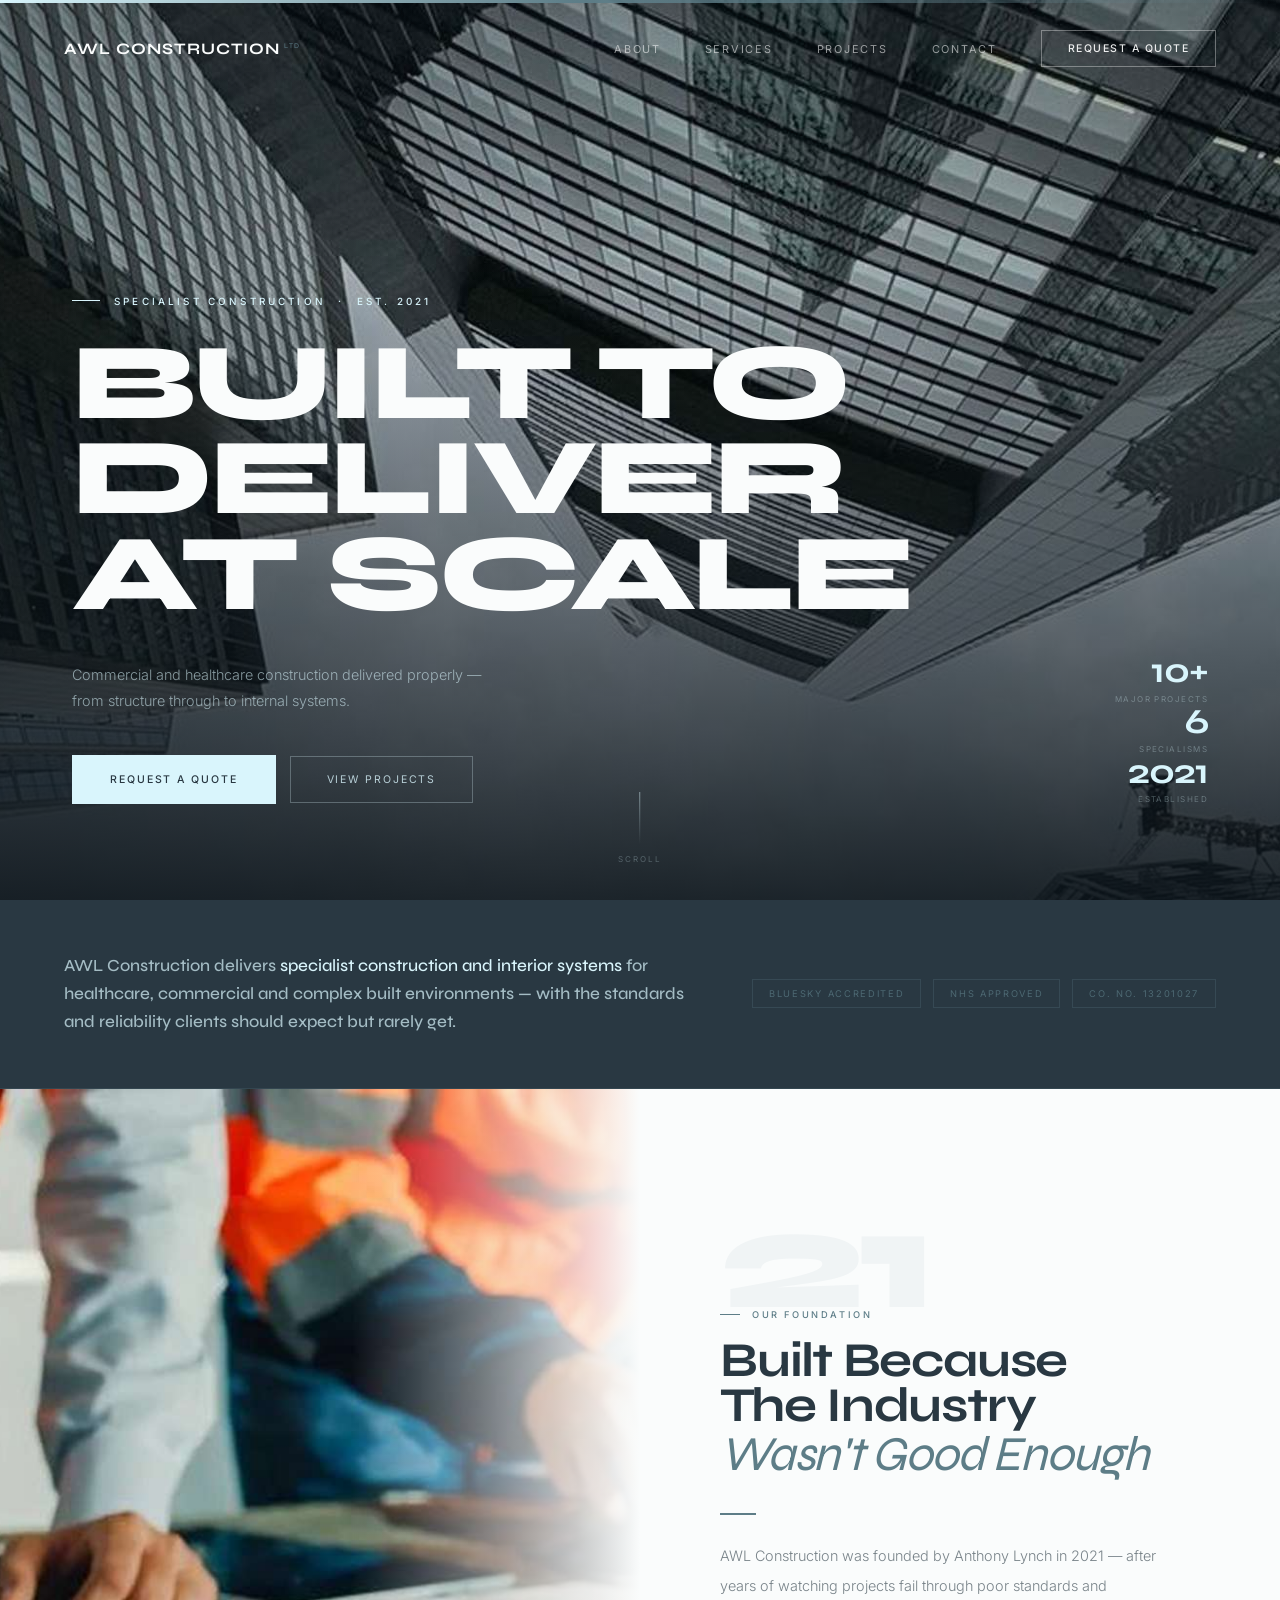
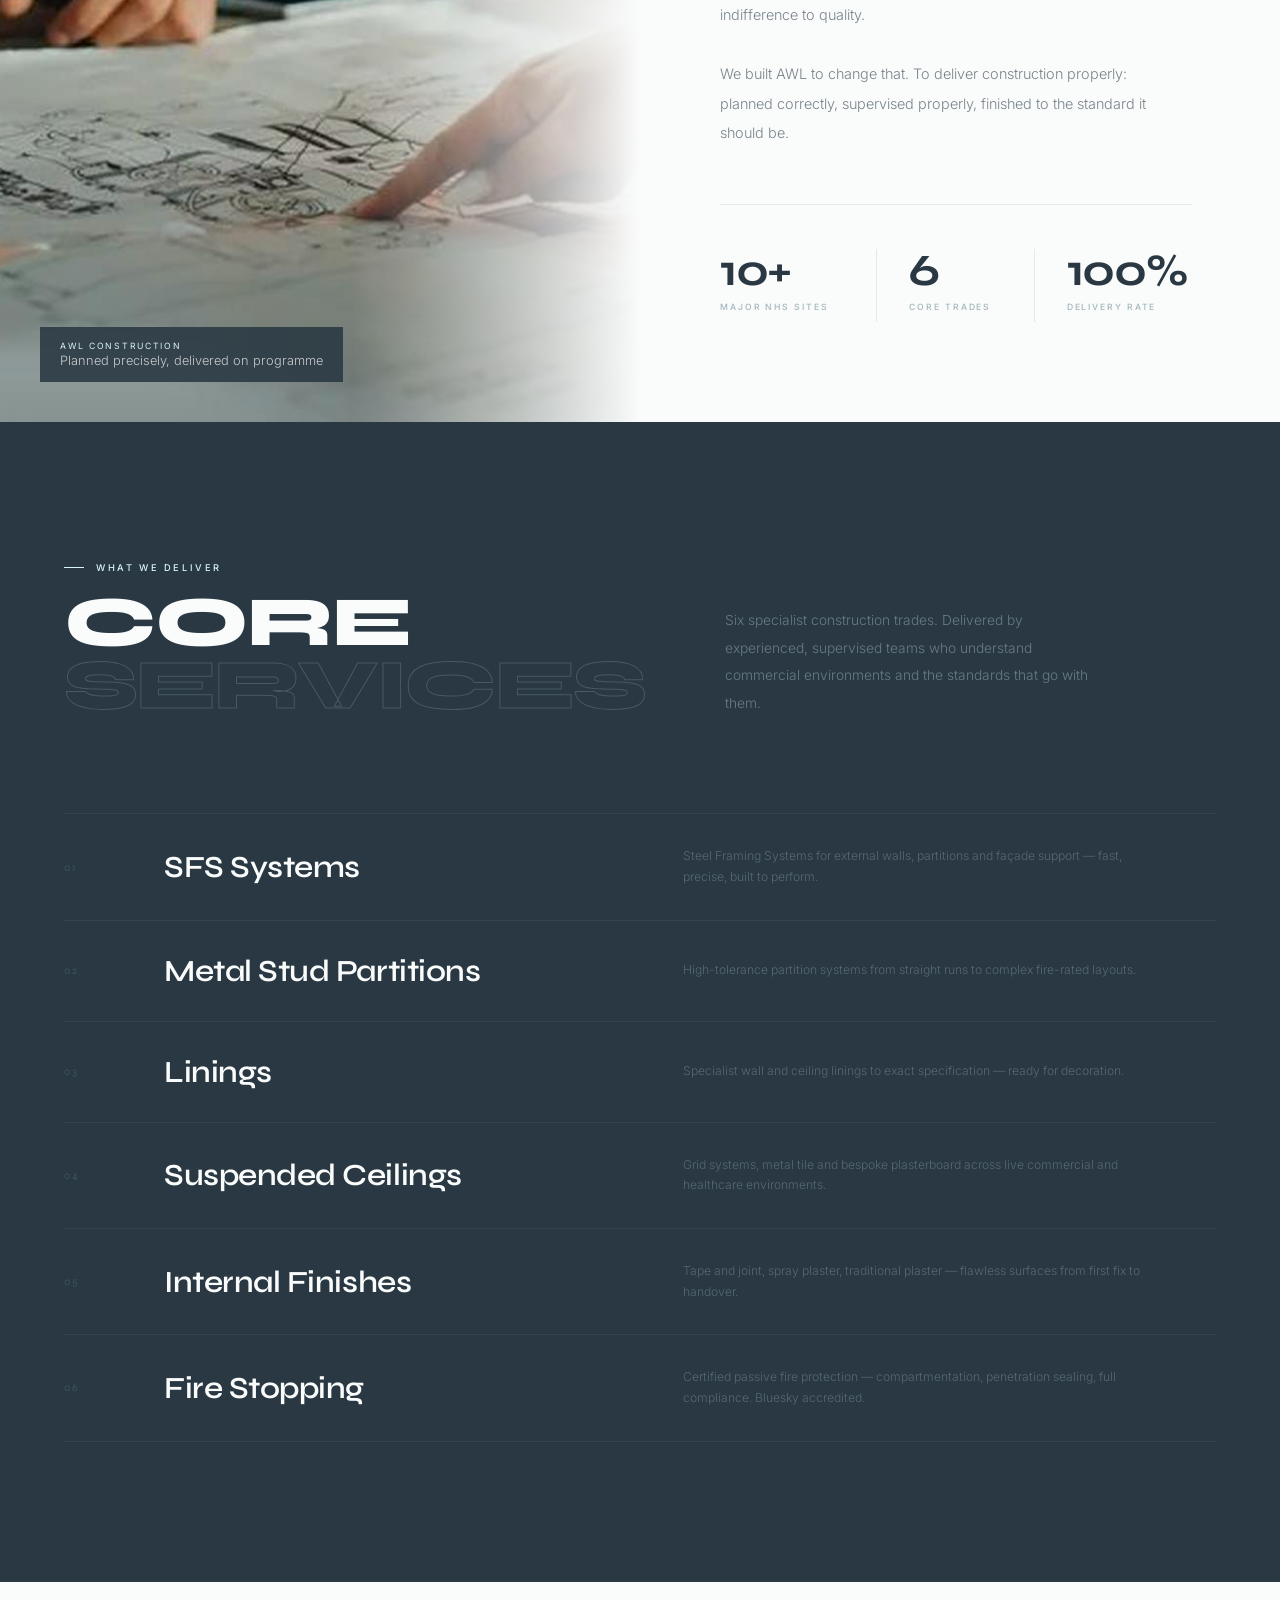
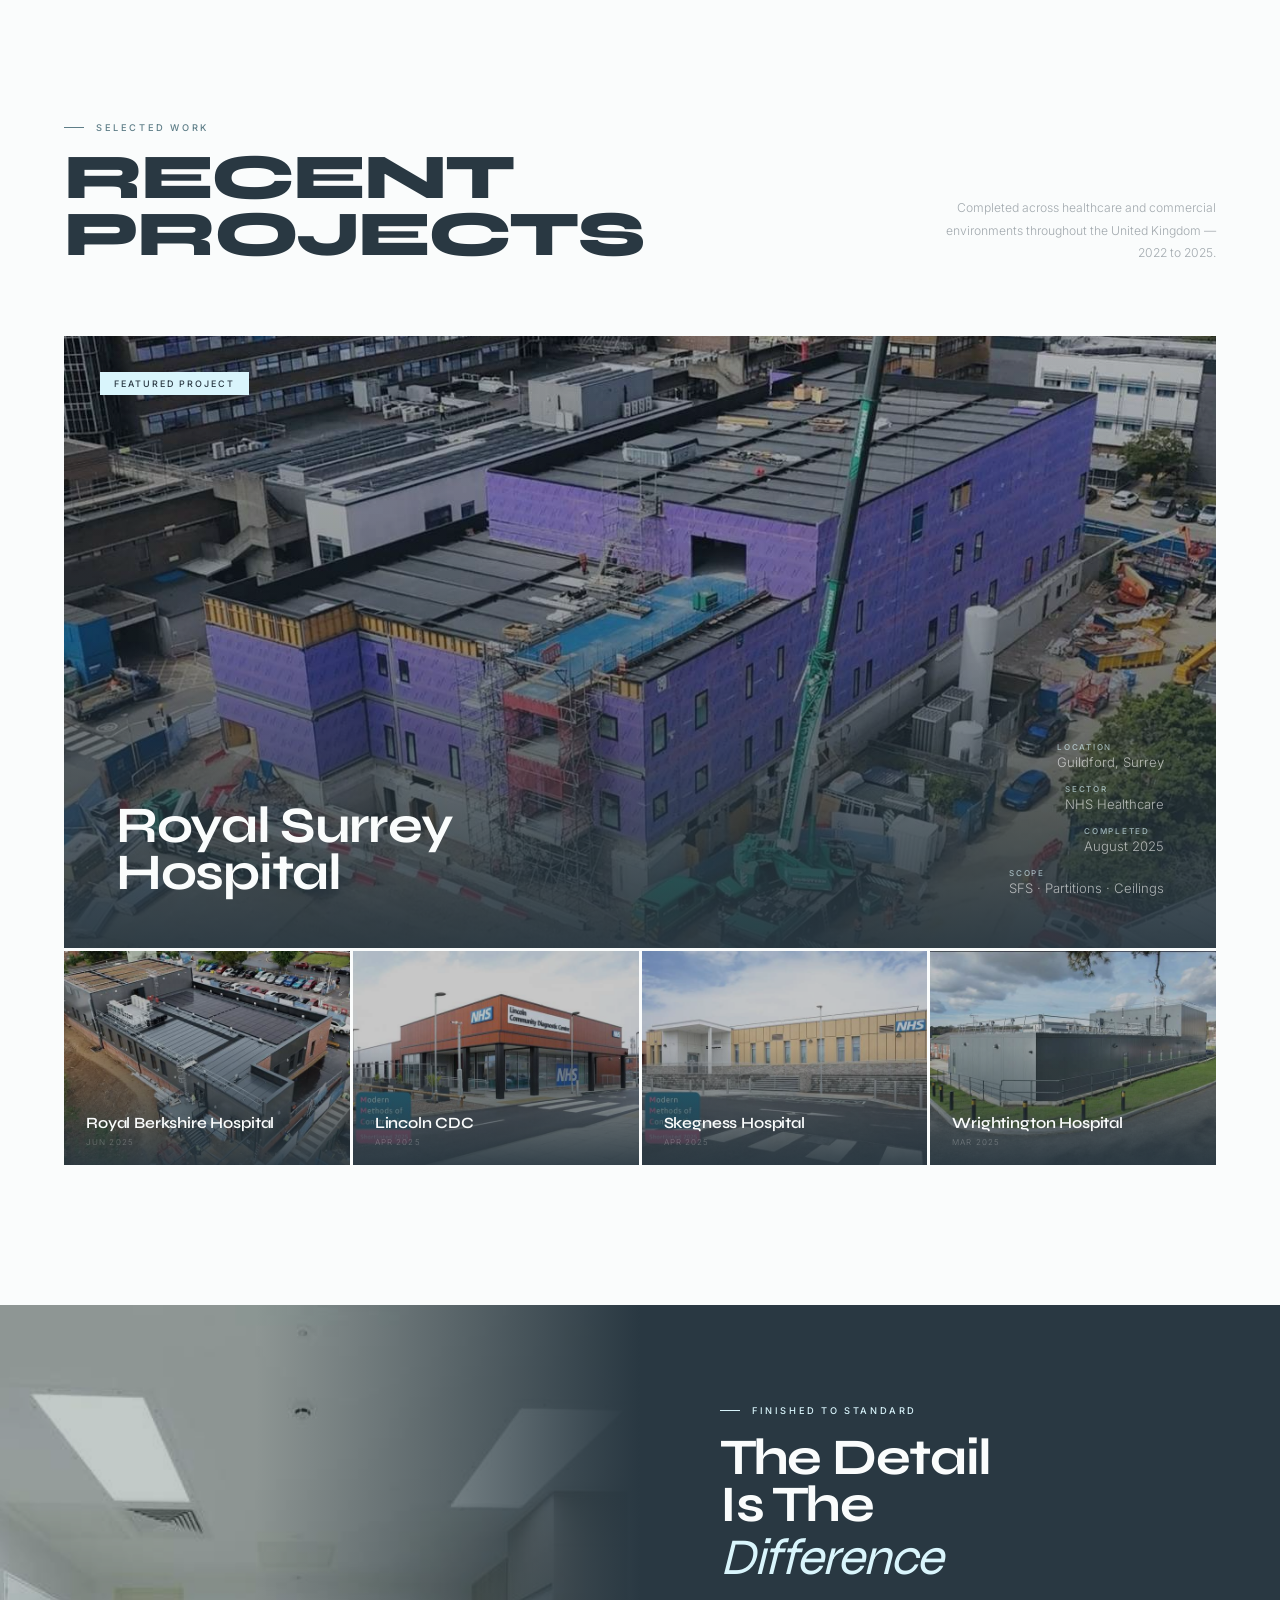
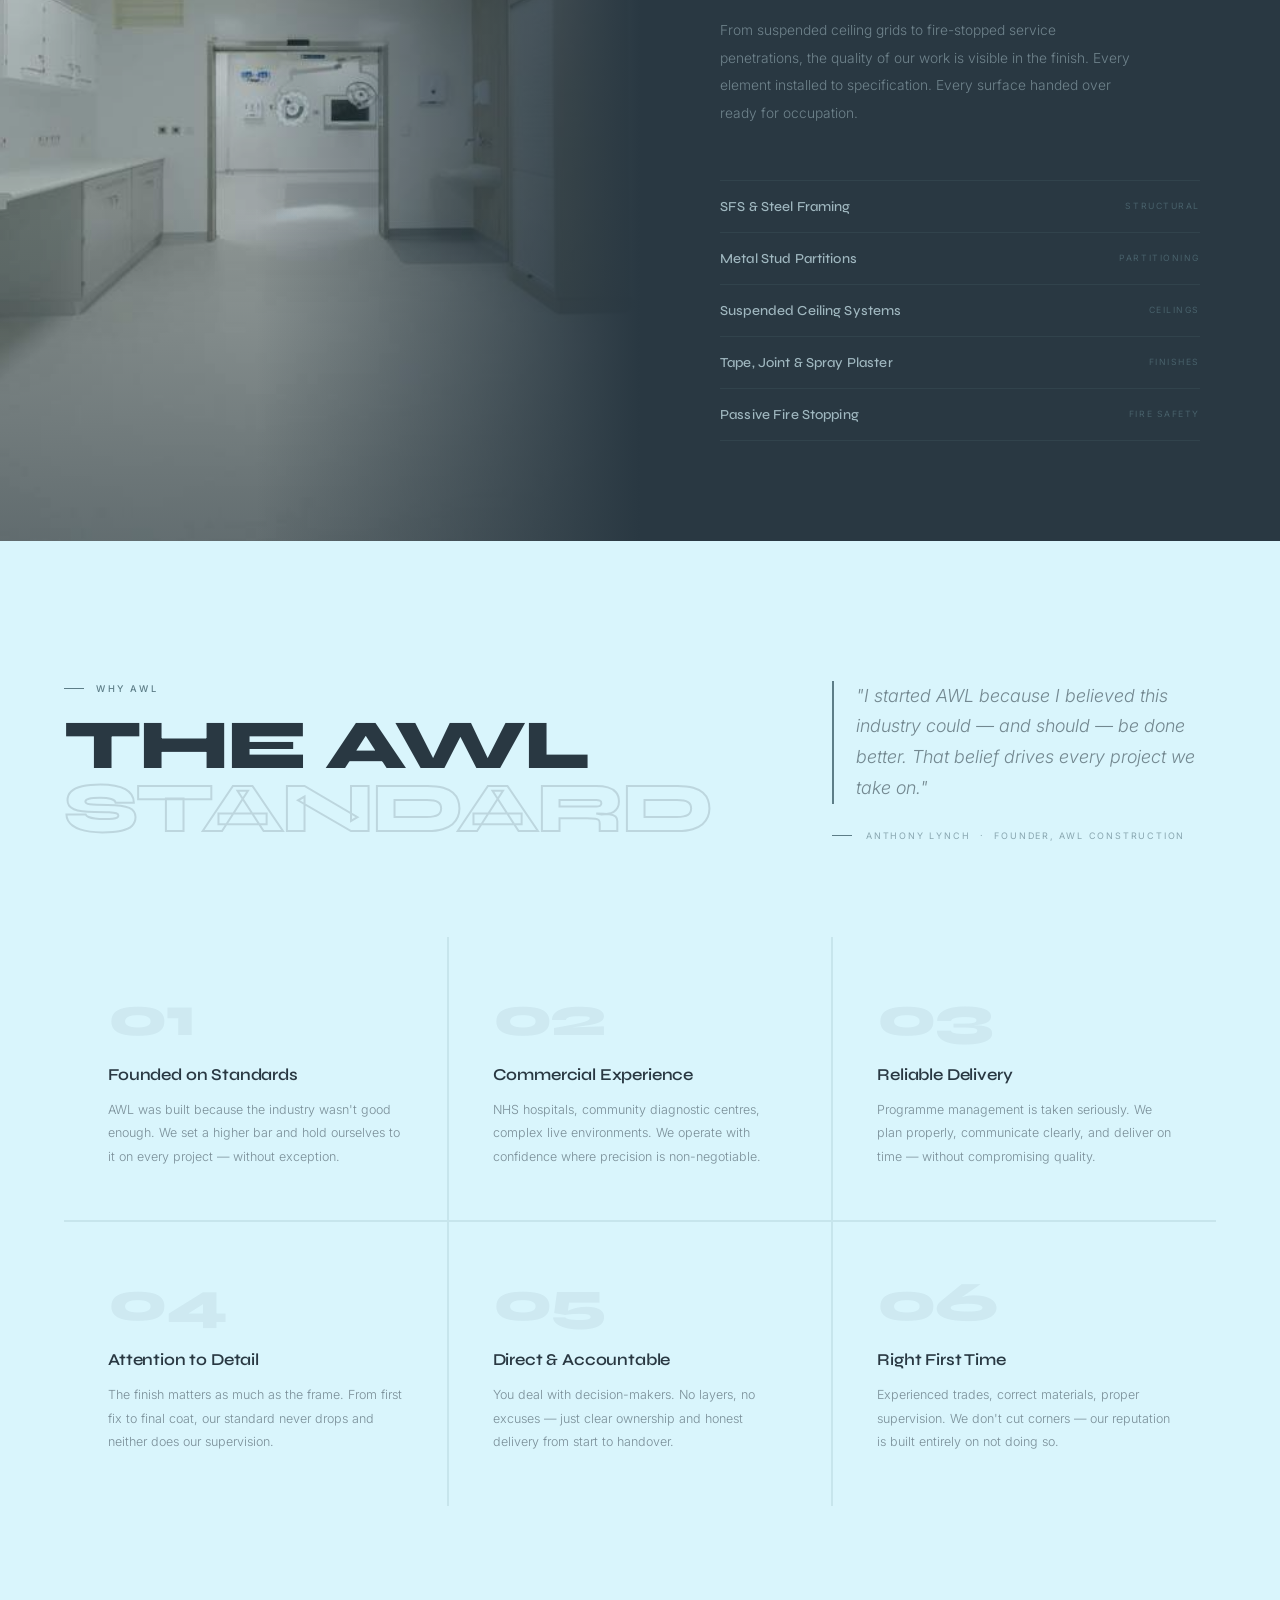
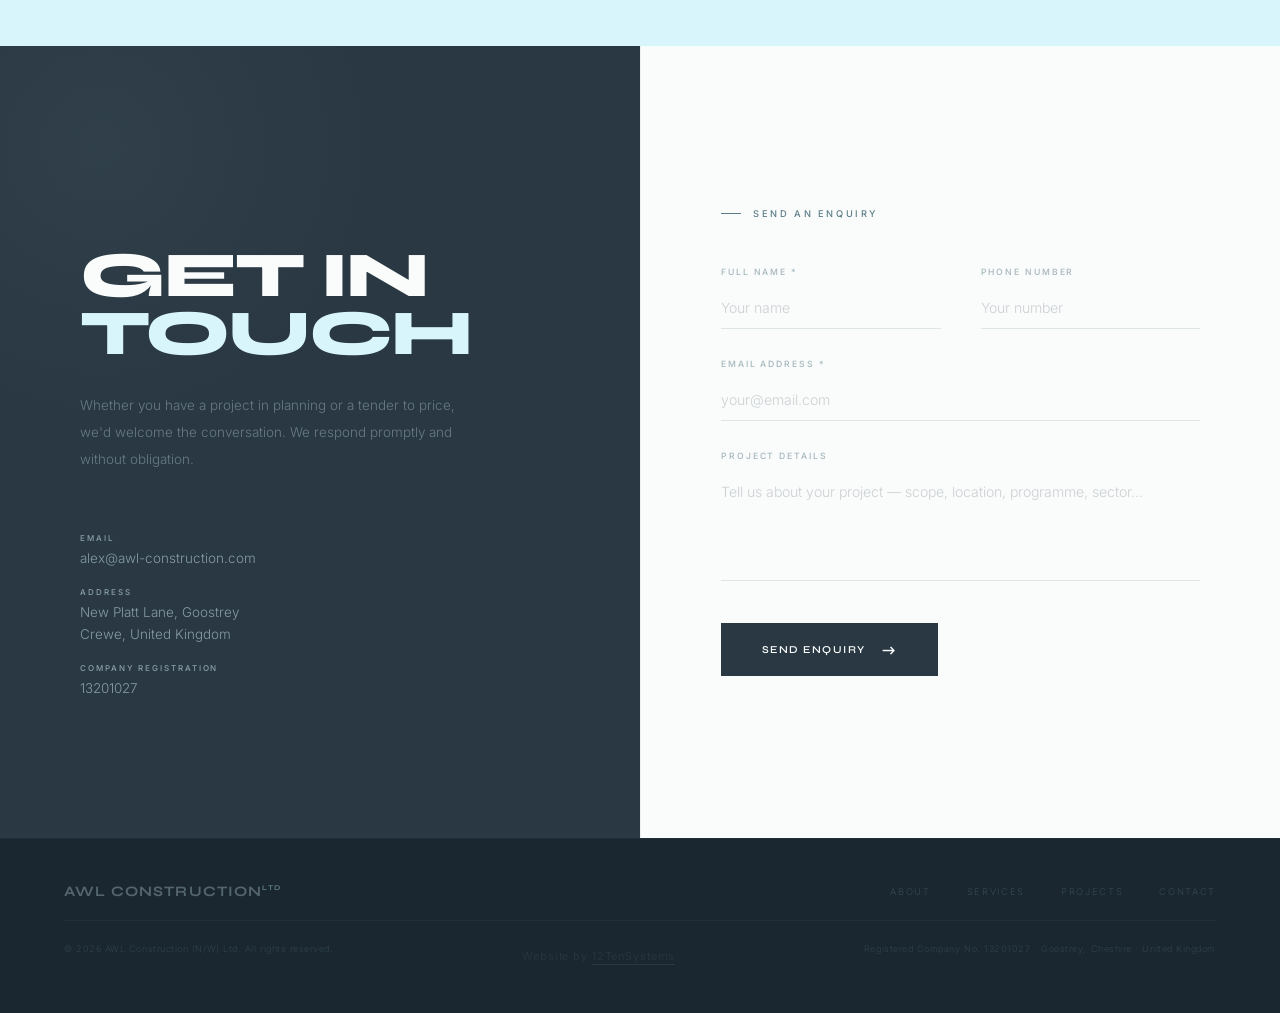
<file: index.html>
<!DOCTYPE html>
<html lang="en">
<head>
<meta charset="UTF-8">
<meta name="viewport" content="width=device-width,initial-scale=1">
<title>AWL Construction — Specialist Construction & Interior Systems</title>
<link rel="preconnect" href="https://fonts.googleapis.com">
<link href="https://fonts.googleapis.com/css2?family=Syne:wght@400;500;600;700;800&family=Inter:wght@300;400;500&display=swap" rel="stylesheet">
<link rel="stylesheet" href="styles.css">

</head>
<body>

<nav class="nav" id="nav">
  <a class="nav-logo" onclick="g('hero')">AWL Construction<sup>Ltd</sup></a>
  <button class="nav-burger" id="burger" onclick="toggleMenu()" aria-label="Open menu">
    <span></span><span></span><span></span>
  </button>
  <div class="nav-r" id="nav-r">
    <button class="nav-link" onclick="g('about');closeMenu()">About</button>
    <button class="nav-link" onclick="g('services');closeMenu()">Services</button>
    <button class="nav-link" onclick="g('projects');closeMenu()">Projects</button>
    <button class="nav-link" onclick="g('contact');closeMenu()">Contact</button>
    <button class="nav-cta" onclick="g('contact');closeMenu()">Request a Quote</button>
  </div>
</nav>

<!-- HERO -->
<section class="hero" id="hero">
  <div class="hero-photo"><img src="hero-construction-site.jpg" alt="AWL Construction"></div>
  <div class="hero-grad"></div>
  <div class="hero-top-line"></div>
  <div class="hero-body">
    <div>
      <div class="hero-kicker">Specialist Construction &nbsp;·&nbsp; Est. 2021</div>
      <h1 class="hero-h1">BUILT TO<br>DELIVER<br>AT SCALE</h1>
      <p class="hero-sub">Commercial and healthcare construction delivered properly — from structure through to internal systems.</p>
      <div class="hero-btns">
        <button class="btn-sky" onclick="g('contact')">Request a Quote</button>
        <button class="btn-ghost" onclick="g('projects')">View Projects</button>
      </div>
    </div>
    <div class="hero-stats">
      <div><div class="hs-n">10+</div><div class="hs-l">Major Projects</div></div>
      <div><div class="hs-n">6</div><div class="hs-l">Specialisms</div></div>
      <div><div class="hs-n">2021</div><div class="hs-l">Established</div></div>
    </div>
  </div>
  <div class="hero-scroll"><div class="hero-scroll-bar"></div><div class="hero-scroll-lbl">Scroll</div></div>
</section>

<!-- BAND -->
<div class="band">
  <p class="band-txt">AWL Construction delivers <em>specialist construction and interior systems</em> for healthcare, commercial and complex built environments — with the standards and reliability clients should expect but rarely get.</p>
  <div class="band-tags">
    <span class="btag">Bluesky Accredited</span>
    <span class="btag">NHS Approved</span>
    <span class="btag">Co. No. 13201027</span>
  </div>
</div>

<!-- ABOUT -->
<section class="about" id="about">
  <div class="about-grid">
    <div class="about-img">
      <img src="about-site-planning.jpg" alt="AWL Construction — site planning">
      <div class="about-img-shade"></div>
      <div class="about-img-cap"><span>AWL Construction</span><p>Planned precisely, delivered on programme</p></div>
    </div>
    <div class="about-text">
      <div class="about-yr">21</div>
      <div class="tag R">Our Foundation</div>
      <h2 class="about-h R" style="transition-delay:.1s">Built Because<br>The Industry<br><em>Wasn't Good Enough</em></h2>
      <div class="about-rule R" style="transition-delay:.18s"></div>
      <p class="about-p R" style="transition-delay:.22s">AWL Construction was founded by Anthony Lynch in 2021 — after years of watching projects fail through poor standards and indifference to quality.<br><br>We built AWL to change that. To deliver construction properly: planned correctly, supervised properly, finished to the standard it should be.</p>
      <div class="figs R" style="transition-delay:.32s">
        <div><div class="fn">10+</div><div class="fl">Major NHS Sites</div></div>
        <div><div class="fn">6</div><div class="fl">Core Trades</div></div>
        <div><div class="fn">100%</div><div class="fl">Delivery Rate</div></div>
      </div>
    </div>
  </div>
</section>

<!-- SERVICES -->
<section class="sec services" id="services">
  <div class="inner">
    <div class="svc-head">
      <div class="R"><div class="tag lt">What We Deliver</div><h2 class="svc-h">CORE<br><span>SERVICES</span></h2></div>
      <p class="svc-intro R" style="transition-delay:.12s">Six specialist construction trades. Delivered by experienced, supervised teams who understand commercial environments and the standards that go with them.</p>
    </div>
    <div>
      <div class="svc-row R"><span class="svc-n">01</span><span class="svc-name">SFS Systems</span><span class="svc-desc">Steel Framing Systems for external walls, partitions and façade support — fast, precise, built to perform.</span><span class="svc-arr">→</span></div>
      <div class="svc-row R" style="transition-delay:.05s"><span class="svc-n">02</span><span class="svc-name">Metal Stud Partitions</span><span class="svc-desc">High-tolerance partition systems from straight runs to complex fire-rated layouts.</span><span class="svc-arr">→</span></div>
      <div class="svc-row R" style="transition-delay:.1s"><span class="svc-n">03</span><span class="svc-name">Linings</span><span class="svc-desc">Specialist wall and ceiling linings to exact specification — ready for decoration.</span><span class="svc-arr">→</span></div>
      <div class="svc-row R" style="transition-delay:.15s"><span class="svc-n">04</span><span class="svc-name">Suspended Ceilings</span><span class="svc-desc">Grid systems, metal tile and bespoke plasterboard across live commercial and healthcare environments.</span><span class="svc-arr">→</span></div>
      <div class="svc-row R" style="transition-delay:.2s"><span class="svc-n">05</span><span class="svc-name">Internal Finishes</span><span class="svc-desc">Tape and joint, spray plaster, traditional plaster — flawless surfaces from first fix to handover.</span><span class="svc-arr">→</span></div>
      <div class="svc-row R" style="transition-delay:.25s"><span class="svc-n">06</span><span class="svc-name">Fire Stopping</span><span class="svc-desc">Certified passive fire protection — compartmentation, penetration sealing, full compliance. Bluesky accredited.</span><span class="svc-arr">→</span></div>
    </div>
  </div>
</section>

<!-- PROJECTS -->
<section class="projects" id="projects">
  <div class="proj-head R">
    <div><div class="tag" style="margin-bottom:16px">Selected Work</div><h2 class="proj-head-h">RECENT<br>PROJECTS</h2></div>
    <p class="proj-head-sub">Completed across healthcare and commercial environments throughout the United Kingdom — 2022 to 2025.</p>
  </div>
  <div class="proj-feat R" style="transition-delay:.1s">
    <img src="project-royal-surrey-hospital.jpg" alt="Royal Surrey Hospital">
    <div class="proj-feat-grad"></div>
    <div class="proj-feat-label">Featured Project</div>
    <div class="proj-feat-body">
      <div class="proj-feat-name">Royal Surrey<br>Hospital</div>
      <div class="proj-feat-meta">
        <div><div class="pmi-l">Location</div><div class="pmi-v">Guildford, Surrey</div></div>
        <div><div class="pmi-l">Sector</div><div class="pmi-v">NHS Healthcare</div></div>
        <div><div class="pmi-l">Completed</div><div class="pmi-v">August 2025</div></div>
        <div><div class="pmi-l">Scope</div><div class="pmi-v">SFS · Partitions · Ceilings</div></div>
      </div>
    </div>
  </div>
  <div class="proj-grid R" style="transition-delay:.2s">
    <div class="pgc"><div class="pgc-top"></div><img src="project-royal-berkshire-hospital.jpg" alt="Royal Berkshire Hospital"><div class="pgc-shade"></div><div class="pgc-info"><span class="pgc-tag">Healthcare · Reading</span><div class="pgc-name">Royal Berkshire Hospital</div><div class="pgc-yr">Jun 2025</div></div></div>
    <div class="pgc"><div class="pgc-top"></div><img src="project-lincoln-cdc.jpg" alt="Lincoln CDC"><div class="pgc-shade"></div><div class="pgc-info"><span class="pgc-tag">Community Diagnostic · Lincoln</span><div class="pgc-name">Lincoln CDC</div><div class="pgc-yr">Apr 2025</div></div></div>
    <div class="pgc"><div class="pgc-top"></div><img src="project-skegness-hospital.jpg" alt="Skegness Hospital"><div class="pgc-shade"></div><div class="pgc-info"><span class="pgc-tag">Healthcare · Lincolnshire</span><div class="pgc-name">Skegness Hospital</div><div class="pgc-yr">Apr 2025</div></div></div>
    <div class="pgc"><div class="pgc-top"></div><img src="project-wrightington-hospital.jpg" alt="Wrightington Hospital"><div class="pgc-shade"></div><div class="pgc-info"><span class="pgc-tag">Healthcare · Lancashire</span><div class="pgc-name">Wrightington Hospital</div><div class="pgc-yr">Mar 2025</div></div></div>
  </div>
</section>

<!-- SHOWCASE -->
<section class="showcase">
  <div class="showcase-img">
    <img src="showcase-completed-interior.jpg" alt="AWL Construction — completed interior">
    <div class="showcase-img-blend"></div>
  </div>
  <div class="showcase-body">
    <div class="tag lt R">Finished to Standard</div>
    <h2 class="showcase-h R" style="transition-delay:.1s">The Detail<br>Is The<br><em>Difference</em></h2>
    <p class="showcase-p R" style="transition-delay:.2s">From suspended ceiling grids to fire-stopped service penetrations, the quality of our work is visible in the finish. Every element installed to specification. Every surface handed over ready for occupation.</p>
    <div class="R" style="transition-delay:.28s">
      <div class="spec-row"><span class="spec-name">SFS & Steel Framing</span><span class="spec-lbl">Structural</span></div>
      <div class="spec-row"><span class="spec-name">Metal Stud Partitions</span><span class="spec-lbl">Partitioning</span></div>
      <div class="spec-row"><span class="spec-name">Suspended Ceiling Systems</span><span class="spec-lbl">Ceilings</span></div>
      <div class="spec-row"><span class="spec-name">Tape, Joint & Spray Plaster</span><span class="spec-lbl">Finishes</span></div>
      <div class="spec-row"><span class="spec-name">Passive Fire Stopping</span><span class="spec-lbl">Fire Safety</span></div>
    </div>
  </div>
</section>

<!-- WHY -->
<section class="why" id="why">
  <div class="inner">
    <div class="why-top">
      <div class="R"><div class="tag" style="margin-bottom:20px">Why AWL</div><h2 class="why-h">THE AWL<br><span>STANDARD</span></h2></div>
      <div class="R" style="transition-delay:.15s">
        <p class="why-quote">"I started AWL because I believed this industry could — and should — be done better. That belief drives every project we take on."</p>
        <span class="why-cite">Anthony Lynch &nbsp;·&nbsp; Founder, AWL Construction</span>
      </div>
    </div>
    <div class="why-grid R" style="transition-delay:.12s">
      <div class="wc"><div class="wc-n">01</div><h3>Founded on Standards</h3><p>AWL was built because the industry wasn't good enough. We set a higher bar and hold ourselves to it on every project — without exception.</p></div>
      <div class="wc"><div class="wc-n">02</div><h3>Commercial Experience</h3><p>NHS hospitals, community diagnostic centres, complex live environments. We operate with confidence where precision is non-negotiable.</p></div>
      <div class="wc"><div class="wc-n">03</div><h3>Reliable Delivery</h3><p>Programme management is taken seriously. We plan properly, communicate clearly, and deliver on time — without compromising quality.</p></div>
      <div class="wc"><div class="wc-n">04</div><h3>Attention to Detail</h3><p>The finish matters as much as the frame. From first fix to final coat, our standard never drops and neither does our supervision.</p></div>
      <div class="wc"><div class="wc-n">05</div><h3>Direct & Accountable</h3><p>You deal with decision-makers. No layers, no excuses — just clear ownership and honest delivery from start to handover.</p></div>
      <div class="wc"><div class="wc-n">06</div><h3>Right First Time</h3><p>Experienced trades, correct materials, proper supervision. We don't cut corners — our reputation is built entirely on not doing so.</p></div>
    </div>
  </div>
</section>

<!-- CONTACT -->
<section class="contact" id="contact">
  <div class="contact-l">
    <h2 class="contact-h R">GET IN<br><span class="a">TOUCH</span></h2>
    <p class="contact-p R" style="transition-delay:.1s">Whether you have a project in planning or a tender to price, we'd welcome the conversation. We respond promptly and without obligation.</p>
    <div class="R" style="transition-delay:.2s">
      <div class="ci-b"><div class="ci-l">Email</div><div class="ci-v"><a href="mailto:alex@awl-construction.com" style="color:inherit;text-decoration:none;">alex@awl-construction.com</a></div></div>
      <div class="ci-b"><div class="ci-l">Address</div><div class="ci-v">New Platt Lane, Goostrey<br>Crewe, United Kingdom</div></div>
      <div class="ci-b"><div class="ci-l">Company Registration</div><div class="ci-v">13201027</div></div>
    </div>
  </div>
  <div class="contact-r">
    <div id="form-area">
      <div class="tag R" style="margin-bottom:48px">Send an Enquiry</div>
      <div class="f2">
        <div><label class="fl">Full Name *</label><input class="fi" type="text" id="fn" placeholder="Your name"></div>
        <div><label class="fl">Phone Number</label><input class="fi" type="tel" placeholder="Your number"></div>
      </div>
      <label class="fl">Email Address *</label>
      <input class="fi" type="email" id="fe" placeholder="your@email.com">
      <label class="fl">Project Details</label>
      <textarea class="fi" rows="5" placeholder="Tell us about your project — scope, location, programme, sector..."></textarea>
      <button class="f-sub" onclick="sub()">Send Enquiry <span class="f-arr">→</span></button>
    </div>
    <div class="f-ok" id="fok">
      <p><strong>Thank you for reaching out.</strong><br><br>We've received your enquiry and will be in touch shortly to discuss your project.</p>
    </div>
  </div>
</section>

<footer>
  <div class="foot-logo">AWL Construction<sup>Ltd</sup></div>
  <nav class="foot-nav">
    <button onclick="g('about')">About</button>
    <button onclick="g('services')">Services</button>
    <button onclick="g('projects')">Projects</button>
    <button onclick="g('contact')">Contact</button>
  </nav>
  <div class="foot-btm">
    <p class="foot-cp">© 2026 AWL Construction (N/W) Ltd. All rights reserved.</p>
    <p style="text-align:center;font-family:'Inter',sans-serif;font-size:11px;letter-spacing:0.08em;opacity:1.2;margin:6px 0;">Website by <a href="https://12tensystems.com" target="_blank" rel="noopener" style="color:inherit;text-decoration:none;border-bottom:1px solid currentColor;padding-bottom:1px;">12TenSystems</a></p>
    <p class="foot-rg">Registered Company No. 13201027 · Goostrey, Cheshire · United Kingdom</p>
  </div>
</footer>

<script src="main.js" defer></script>
</body>
</html>
</file>
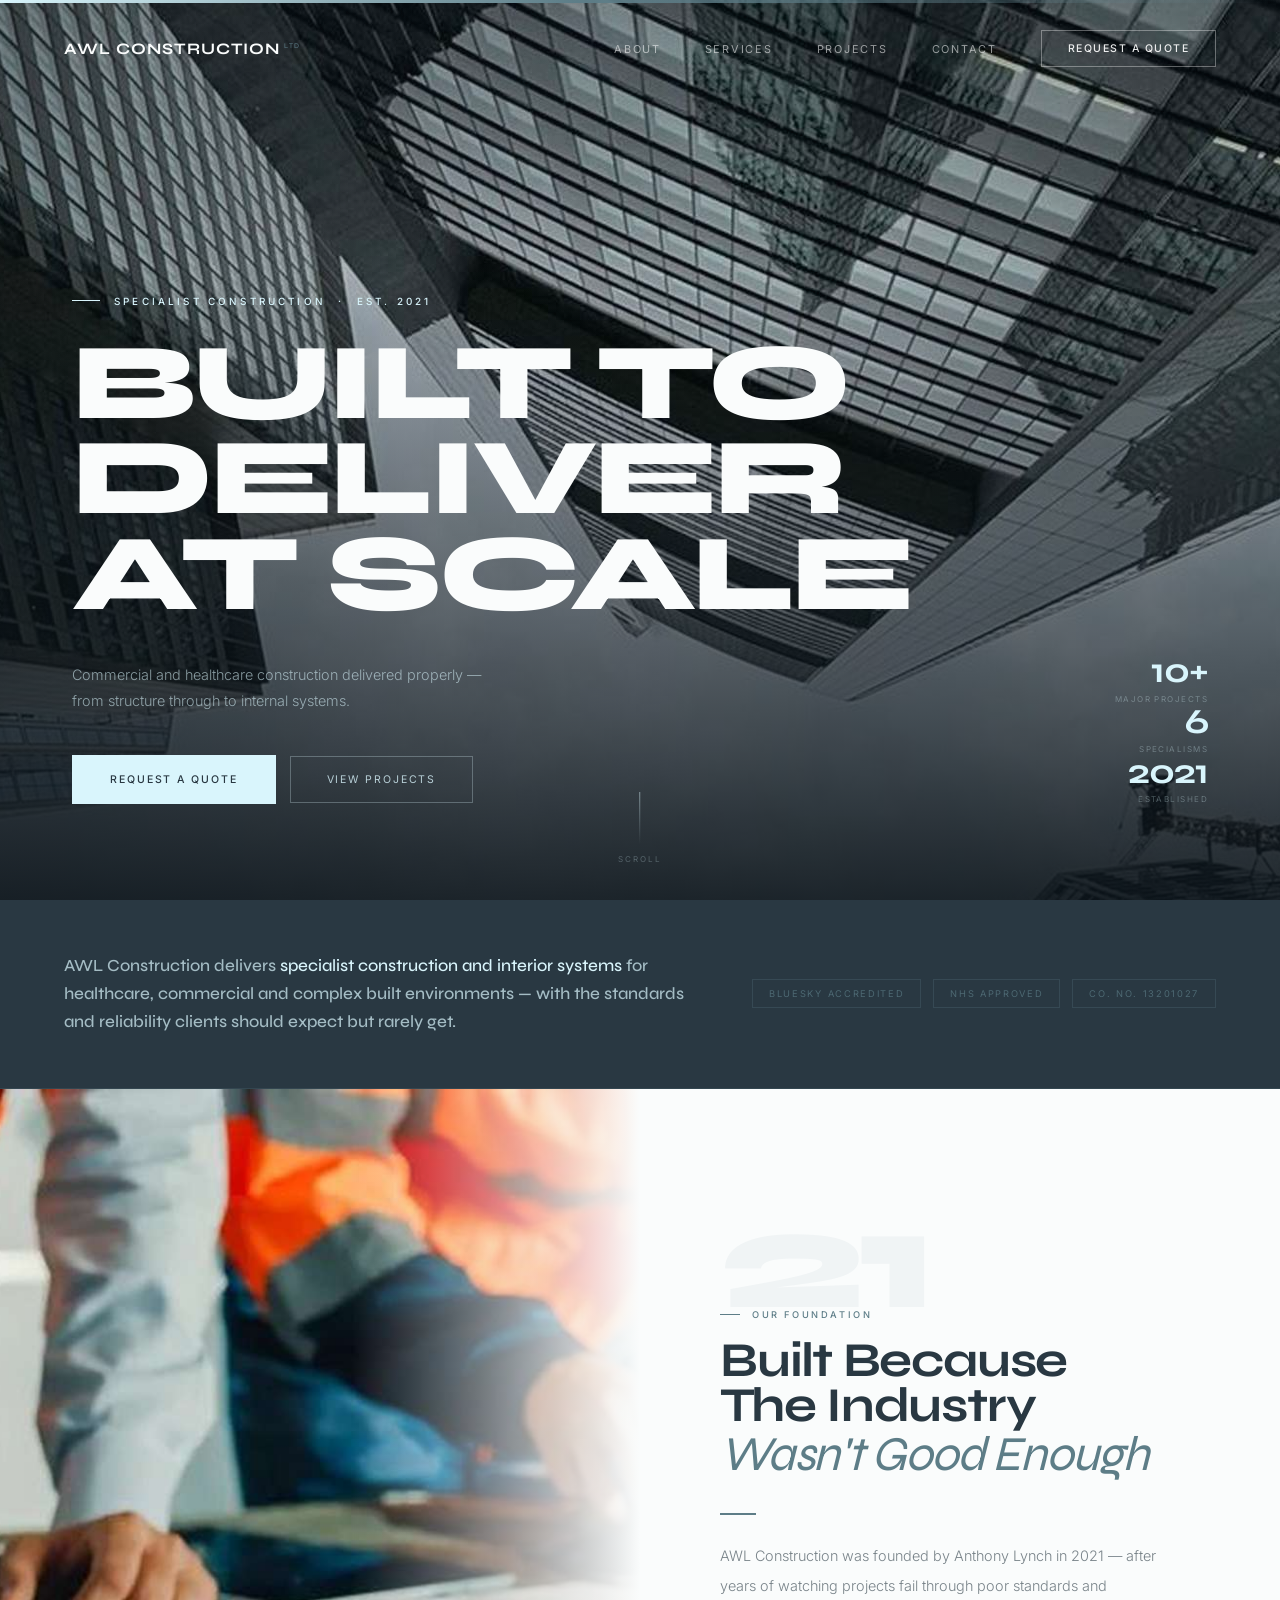
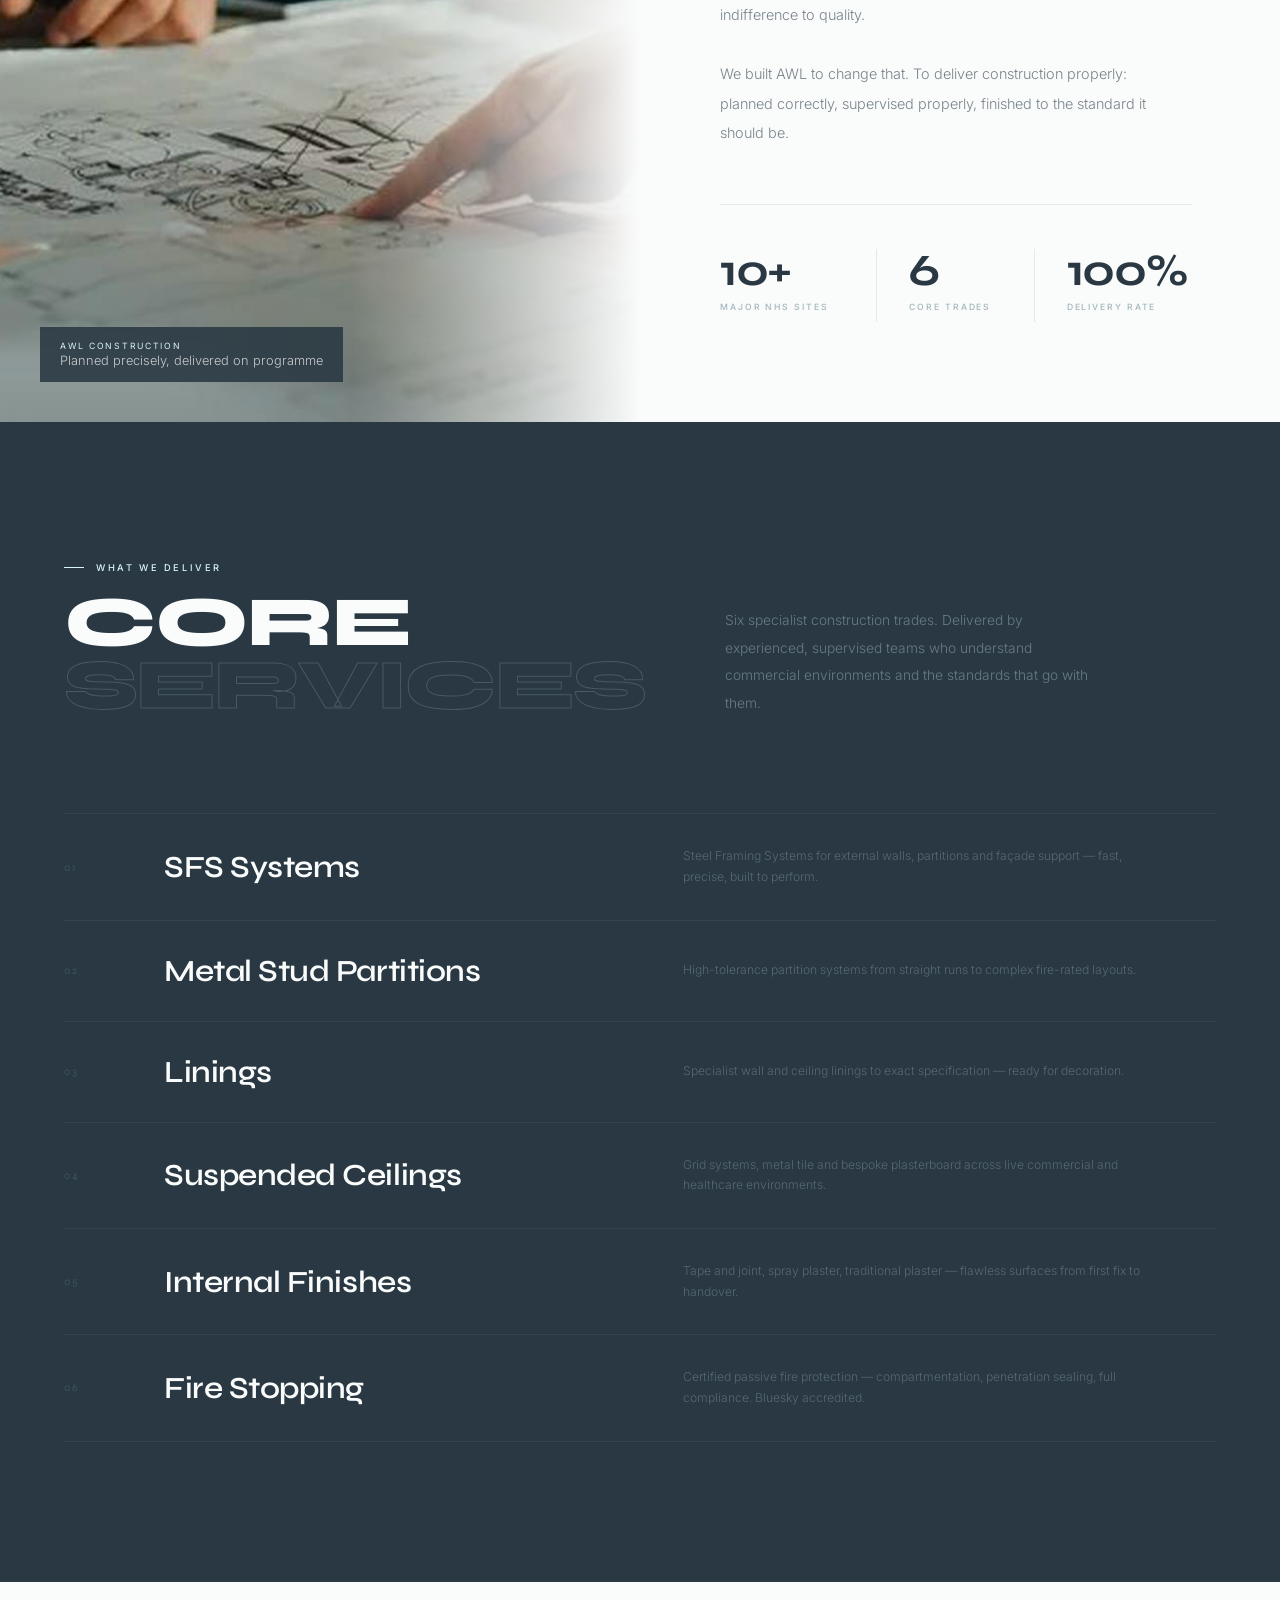
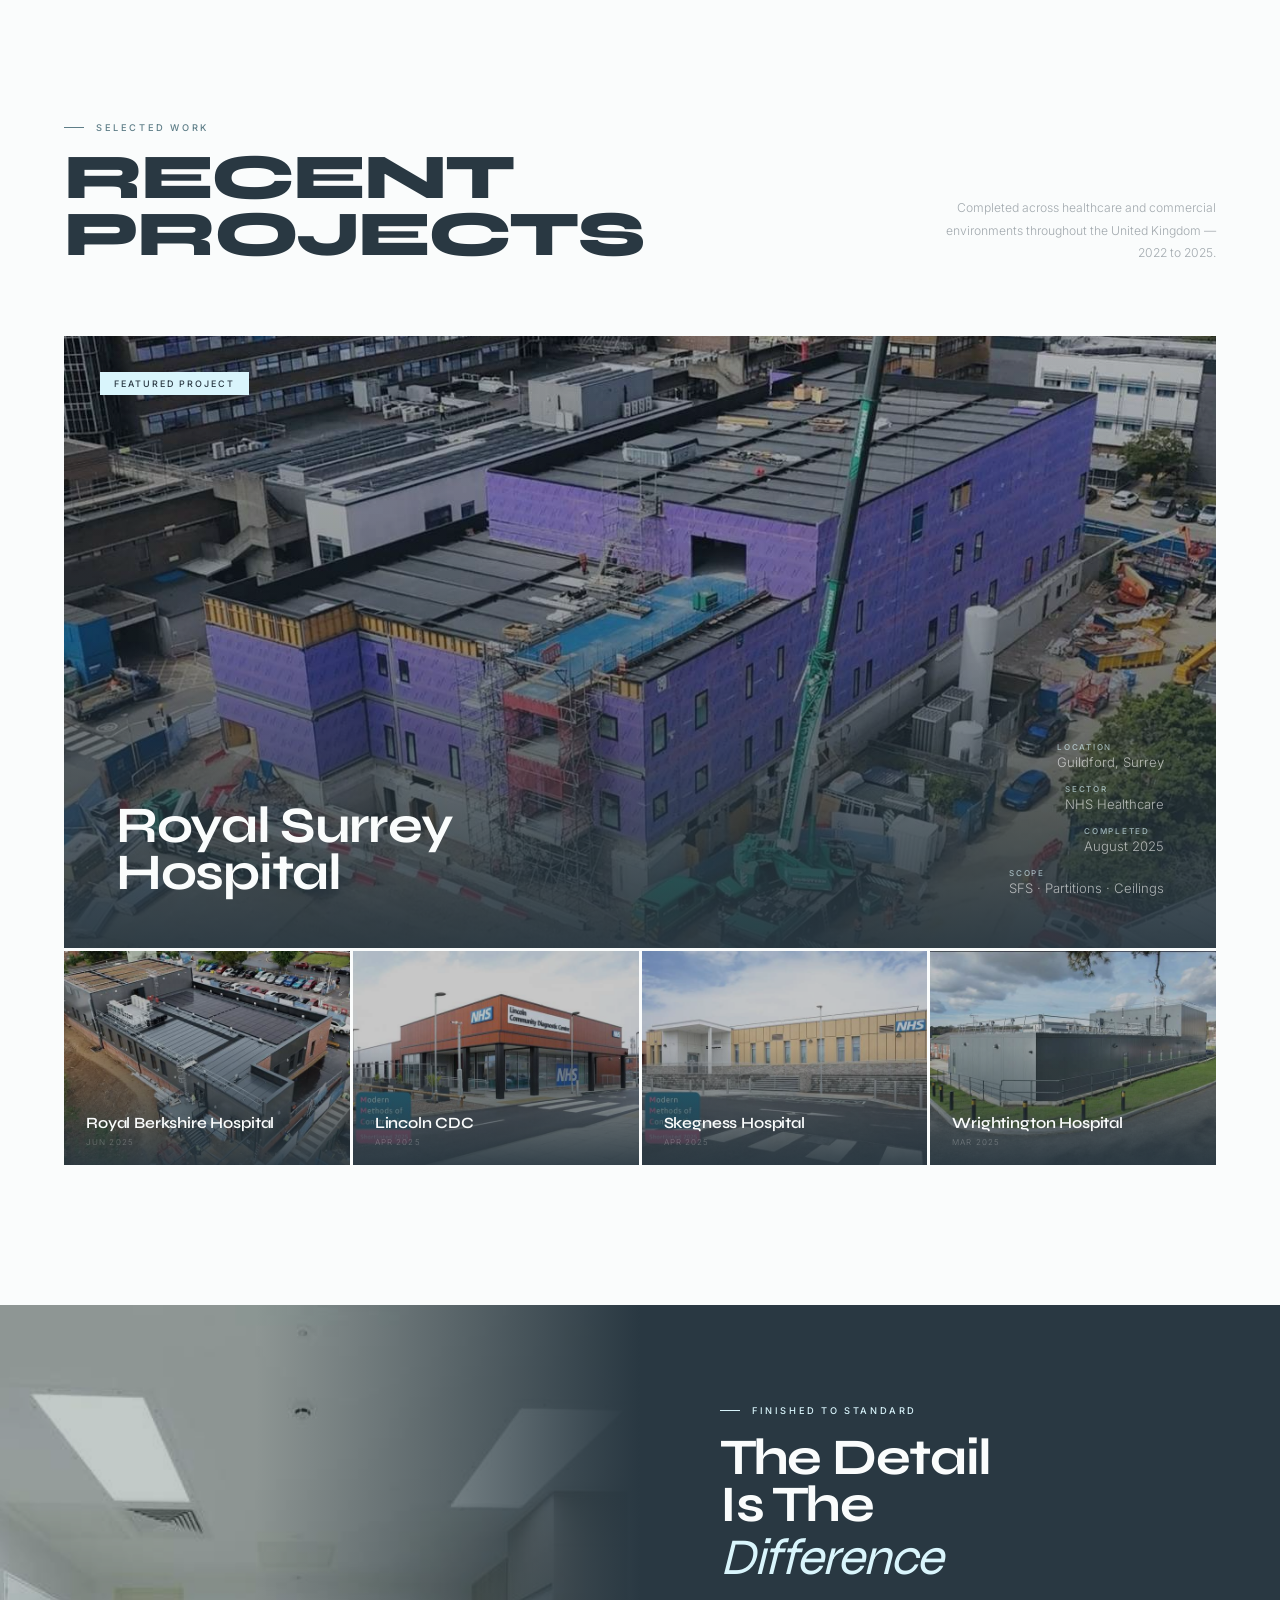
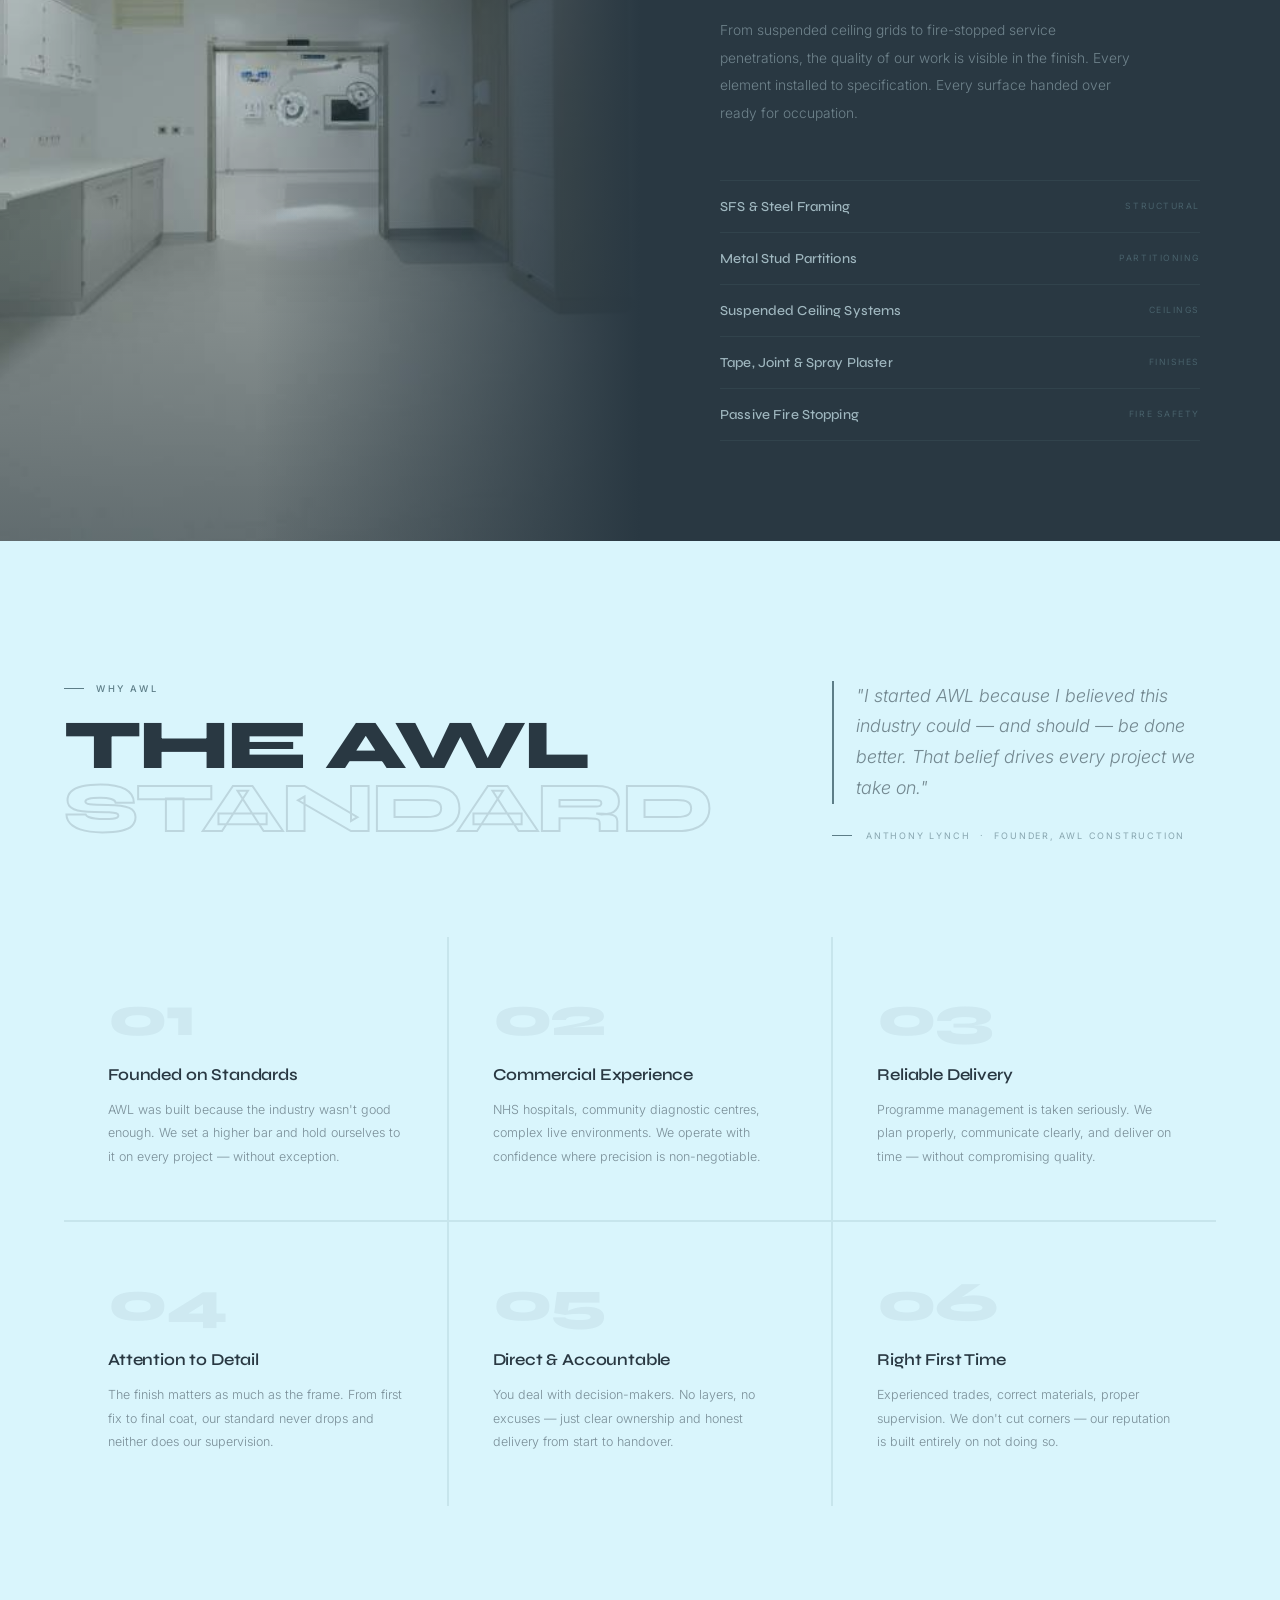
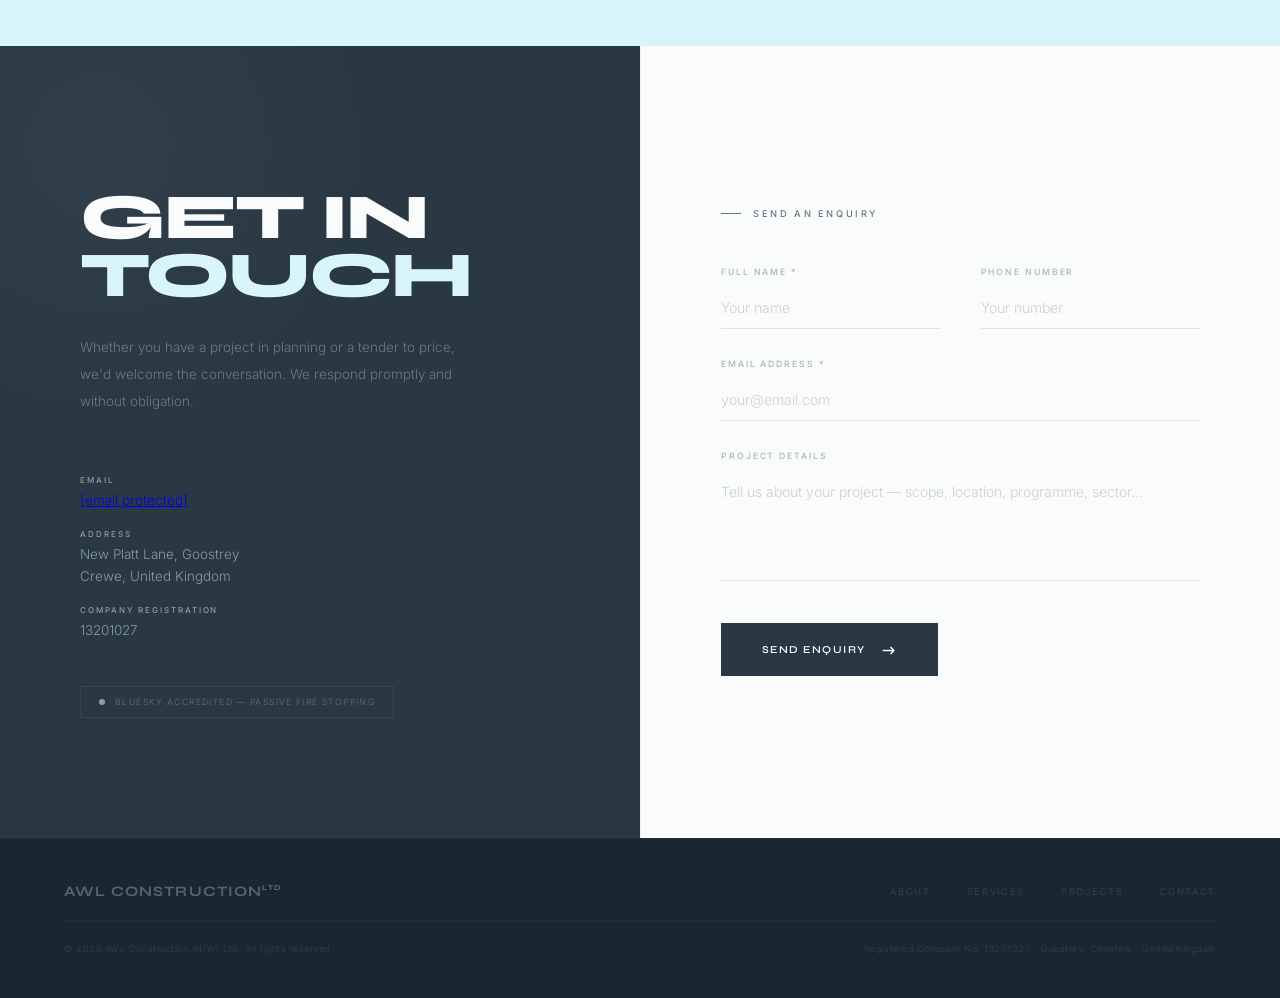
<file: index (2).html>
<!DOCTYPE html>
<html lang="en">
<head>
<meta charset="UTF-8">
<meta name="viewport" content="width=device-width,initial-scale=1">
<title>AWL Construction — Specialist Construction & Interior Systems</title>
<link rel="preconnect" href="https://fonts.googleapis.com">
<link href="https://fonts.googleapis.com/css2?family=Syne:wght@400;500;600;700;800&family=Inter:wght@300;400;500&display=swap" rel="stylesheet">
<link rel="stylesheet" href="styles.css">

</head>
<body>

<nav class="nav" id="nav">
  <a class="nav-logo" onclick="g('hero')">AWL Construction<sup>Ltd</sup></a>
  <button class="nav-burger" id="burger" onclick="toggleMenu()" aria-label="Menu">
    <span></span><span></span><span></span>
  </button>
  <div class="nav-r" id="nav-r">
    <button class="nav-link" onclick="g('about');closeMenu()">About</button>
    <button class="nav-link" onclick="g('services');closeMenu()">Services</button>
    <button class="nav-link" onclick="g('projects');closeMenu()">Projects</button>
    <button class="nav-link" onclick="g('contact');closeMenu()">Contact</button>
    <button class="nav-cta" onclick="g('contact');closeMenu()">Request a Quote</button>
  </div>
</nav>

<!-- HERO -->
<section class="hero" id="hero">
  <div class="hero-photo"><img src="hero-construction-site.jpg" alt="AWL Construction"></div>
  <div class="hero-grad"></div>
  <div class="hero-top-line"></div>
  <div class="hero-body">
    <div>
      <div class="hero-kicker">Specialist Construction &nbsp;·&nbsp; Est. 2021</div>
      <h1 class="hero-h1">BUILT TO<br>DELIVER<br>AT SCALE</h1>
      <p class="hero-sub">Commercial and healthcare construction delivered properly — from structure through to internal systems.</p>
      <div class="hero-btns">
        <button class="btn-sky" onclick="g('contact')">Request a Quote</button>
        <button class="btn-ghost" onclick="g('projects')">View Projects</button>
      </div>
    </div>
    <div class="hero-stats">
      <div><div class="hs-n">10+</div><div class="hs-l">Major Projects</div></div>
      <div><div class="hs-n">6</div><div class="hs-l">Specialisms</div></div>
      <div><div class="hs-n">2021</div><div class="hs-l">Established</div></div>
    </div>
  </div>
  <div class="hero-scroll"><div class="hero-scroll-bar"></div><div class="hero-scroll-lbl">Scroll</div></div>
</section>

<!-- BAND -->
<div class="band">
  <p class="band-txt">AWL Construction delivers <em>specialist construction and interior systems</em> for healthcare, commercial and complex built environments — with the standards and reliability clients should expect but rarely get.</p>
  <div class="band-tags">
    <span class="btag">Bluesky Accredited</span>
    <span class="btag">NHS Approved</span>
    <span class="btag">Co. No. 13201027</span>
  </div>
</div>

<!-- ABOUT -->
<section class="about" id="about">
  <div class="about-grid">
    <div class="about-img">
      <img src="about-site-planning.jpg" alt="AWL Construction — site planning">
      <div class="about-img-shade"></div>
      <div class="about-img-cap"><span>AWL Construction</span><p>Planned precisely, delivered on programme</p></div>
    </div>
    <div class="about-text">
      <div class="about-yr">21</div>
      <div class="tag R">Our Foundation</div>
      <h2 class="about-h R" style="transition-delay:.1s">Built Because<br>The Industry<br><em>Wasn't Good Enough</em></h2>
      <div class="about-rule R" style="transition-delay:.18s"></div>
      <p class="about-p R" style="transition-delay:.22s">AWL Construction was founded by Anthony Lynch in 2021 — after years of watching projects fail through poor standards and indifference to quality.<br><br>We built AWL to change that. To deliver construction properly: planned correctly, supervised properly, finished to the standard it should be.</p>
      <div class="figs R" style="transition-delay:.32s">
        <div><div class="fn">10+</div><div class="fl">Major NHS Sites</div></div>
        <div><div class="fn">6</div><div class="fl">Core Trades</div></div>
        <div><div class="fn">100%</div><div class="fl">Delivery Rate</div></div>
      </div>
    </div>
  </div>
</section>

<!-- SERVICES -->
<section class="sec services" id="services">
  <div class="inner">
    <div class="svc-head">
      <div class="R"><div class="tag lt">What We Deliver</div><h2 class="svc-h">CORE<br><span>SERVICES</span></h2></div>
      <p class="svc-intro R" style="transition-delay:.12s">Six specialist construction trades. Delivered by experienced, supervised teams who understand commercial environments and the standards that go with them.</p>
    </div>
    <div>
      <div class="svc-row R"><span class="svc-n">01</span><span class="svc-name">SFS Systems</span><span class="svc-desc">Steel Framing Systems for external walls, partitions and façade support — fast, precise, built to perform.</span><span class="svc-arr">→</span></div>
      <div class="svc-row R" style="transition-delay:.05s"><span class="svc-n">02</span><span class="svc-name">Metal Stud Partitions</span><span class="svc-desc">High-tolerance partition systems from straight runs to complex fire-rated layouts.</span><span class="svc-arr">→</span></div>
      <div class="svc-row R" style="transition-delay:.1s"><span class="svc-n">03</span><span class="svc-name">Linings</span><span class="svc-desc">Specialist wall and ceiling linings to exact specification — ready for decoration.</span><span class="svc-arr">→</span></div>
      <div class="svc-row R" style="transition-delay:.15s"><span class="svc-n">04</span><span class="svc-name">Suspended Ceilings</span><span class="svc-desc">Grid systems, metal tile and bespoke plasterboard across live commercial and healthcare environments.</span><span class="svc-arr">→</span></div>
      <div class="svc-row R" style="transition-delay:.2s"><span class="svc-n">05</span><span class="svc-name">Internal Finishes</span><span class="svc-desc">Tape and joint, spray plaster, traditional plaster — flawless surfaces from first fix to handover.</span><span class="svc-arr">→</span></div>
      <div class="svc-row R" style="transition-delay:.25s"><span class="svc-n">06</span><span class="svc-name">Fire Stopping</span><span class="svc-desc">Certified passive fire protection — compartmentation, penetration sealing, full compliance. Bluesky accredited.</span><span class="svc-arr">→</span></div>
    </div>
  </div>
</section>

<!-- PROJECTS -->
<section class="projects" id="projects">
  <div class="proj-head R">
    <div><div class="tag" style="margin-bottom:16px">Selected Work</div><h2 class="proj-head-h">RECENT<br>PROJECTS</h2></div>
    <p class="proj-head-sub">Completed across healthcare and commercial environments throughout the United Kingdom — 2022 to 2025.</p>
  </div>
  <div class="proj-feat R" style="transition-delay:.1s">
    <img src="project-royal-surrey-hospital.jpg" alt="Royal Surrey Hospital">
    <div class="proj-feat-grad"></div>
    <div class="proj-feat-label">Featured Project</div>
    <div class="proj-feat-body">
      <div class="proj-feat-name">Royal Surrey<br>Hospital</div>
      <div class="proj-feat-meta">
        <div><div class="pmi-l">Location</div><div class="pmi-v">Guildford, Surrey</div></div>
        <div><div class="pmi-l">Sector</div><div class="pmi-v">NHS Healthcare</div></div>
        <div><div class="pmi-l">Completed</div><div class="pmi-v">August 2025</div></div>
        <div><div class="pmi-l">Scope</div><div class="pmi-v">SFS · Partitions · Ceilings</div></div>
      </div>
    </div>
  </div>
  <div class="proj-grid R" style="transition-delay:.2s">
    <div class="pgc"><div class="pgc-top"></div><img src="project-royal-berkshire-hospital.jpg" alt="Royal Berkshire Hospital"><div class="pgc-shade"></div><div class="pgc-info"><span class="pgc-tag">Healthcare · Reading</span><div class="pgc-name">Royal Berkshire Hospital</div><div class="pgc-yr">Jun 2025</div></div></div>
    <div class="pgc"><div class="pgc-top"></div><img src="project-lincoln-cdc.jpg" alt="Lincoln CDC"><div class="pgc-shade"></div><div class="pgc-info"><span class="pgc-tag">Community Diagnostic · Lincoln</span><div class="pgc-name">Lincoln CDC</div><div class="pgc-yr">Apr 2025</div></div></div>
    <div class="pgc"><div class="pgc-top"></div><img src="project-skegness-hospital.jpg" alt="Skegness Hospital"><div class="pgc-shade"></div><div class="pgc-info"><span class="pgc-tag">Healthcare · Lincolnshire</span><div class="pgc-name">Skegness Hospital</div><div class="pgc-yr">Apr 2025</div></div></div>
    <div class="pgc"><div class="pgc-top"></div><img src="project-wrightington-hospital.jpg" alt="Wrightington Hospital"><div class="pgc-shade"></div><div class="pgc-info"><span class="pgc-tag">Healthcare · Lancashire</span><div class="pgc-name">Wrightington Hospital</div><div class="pgc-yr">Mar 2025</div></div></div>
  </div>
</section>

<!-- SHOWCASE -->
<section class="showcase">
  <div class="showcase-img">
    <img src="showcase-completed-interior.jpg" alt="AWL Construction — completed interior">
    <div class="showcase-img-blend"></div>
  </div>
  <div class="showcase-body">
    <div class="tag lt R">Finished to Standard</div>
    <h2 class="showcase-h R" style="transition-delay:.1s">The Detail<br>Is The<br><em>Difference</em></h2>
    <p class="showcase-p R" style="transition-delay:.2s">From suspended ceiling grids to fire-stopped service penetrations, the quality of our work is visible in the finish. Every element installed to specification. Every surface handed over ready for occupation.</p>
    <div class="R" style="transition-delay:.28s">
      <div class="spec-row"><span class="spec-name">SFS & Steel Framing</span><span class="spec-lbl">Structural</span></div>
      <div class="spec-row"><span class="spec-name">Metal Stud Partitions</span><span class="spec-lbl">Partitioning</span></div>
      <div class="spec-row"><span class="spec-name">Suspended Ceiling Systems</span><span class="spec-lbl">Ceilings</span></div>
      <div class="spec-row"><span class="spec-name">Tape, Joint & Spray Plaster</span><span class="spec-lbl">Finishes</span></div>
      <div class="spec-row"><span class="spec-name">Passive Fire Stopping</span><span class="spec-lbl">Fire Safety</span></div>
    </div>
  </div>
</section>

<!-- WHY -->
<section class="why" id="why">
  <div class="inner">
    <div class="why-top">
      <div class="R"><div class="tag" style="margin-bottom:20px">Why AWL</div><h2 class="why-h">THE AWL<br><span>STANDARD</span></h2></div>
      <div class="R" style="transition-delay:.15s">
        <p class="why-quote">"I started AWL because I believed this industry could — and should — be done better. That belief drives every project we take on."</p>
        <span class="why-cite">Anthony Lynch &nbsp;·&nbsp; Founder, AWL Construction</span>
      </div>
    </div>
    <div class="why-grid R" style="transition-delay:.12s">
      <div class="wc"><div class="wc-n">01</div><h3>Founded on Standards</h3><p>AWL was built because the industry wasn't good enough. We set a higher bar and hold ourselves to it on every project — without exception.</p></div>
      <div class="wc"><div class="wc-n">02</div><h3>Commercial Experience</h3><p>NHS hospitals, community diagnostic centres, complex live environments. We operate with confidence where precision is non-negotiable.</p></div>
      <div class="wc"><div class="wc-n">03</div><h3>Reliable Delivery</h3><p>Programme management is taken seriously. We plan properly, communicate clearly, and deliver on time — without compromising quality.</p></div>
      <div class="wc"><div class="wc-n">04</div><h3>Attention to Detail</h3><p>The finish matters as much as the frame. From first fix to final coat, our standard never drops and neither does our supervision.</p></div>
      <div class="wc"><div class="wc-n">05</div><h3>Direct & Accountable</h3><p>You deal with decision-makers. No layers, no excuses — just clear ownership and honest delivery from start to handover.</p></div>
      <div class="wc"><div class="wc-n">06</div><h3>Right First Time</h3><p>Experienced trades, correct materials, proper supervision. We don't cut corners — our reputation is built entirely on not doing so.</p></div>
    </div>
  </div>
</section>

<!-- CONTACT -->
<section class="contact" id="contact">
  <div class="contact-l">
    <h2 class="contact-h R">GET IN<br><span class="a">TOUCH</span></h2>
    <p class="contact-p R" style="transition-delay:.1s">Whether you have a project in planning or a tender to price, we'd welcome the conversation. We respond promptly and without obligation.</p>
    <div class="R" style="transition-delay:.2s">
      <div class="ci-b"><div class="ci-l">Email</div><div class="ci-v"><a href="/cdn-cgi/l/email-protection" class="__cf_email__" data-cfemail="d9b0b7bfb699b8aeb5bab6b7aaadabacbaadb0b6b7f7bab6f7acb2">[email&#160;protected]</a></div></div>
      <div class="ci-b"><div class="ci-l">Address</div><div class="ci-v">New Platt Lane, Goostrey<br>Crewe, United Kingdom</div></div>
      <div class="ci-b"><div class="ci-l">Company Registration</div><div class="ci-v">13201027</div></div>
      <div class="c-badge"><div class="cb-dot"></div><span class="cb-t">Bluesky Accredited — Passive Fire Stopping</span></div>
    </div>
  </div>
  <div class="contact-r">
    <div id="form-area">
      <div class="tag R" style="margin-bottom:48px">Send an Enquiry</div>
      <div class="f2">
        <div><label class="fl">Full Name *</label><input class="fi" type="text" id="fn" placeholder="Your name"></div>
        <div><label class="fl">Phone Number</label><input class="fi" type="tel" placeholder="Your number"></div>
      </div>
      <label class="fl">Email Address *</label>
      <input class="fi" type="email" id="fe" placeholder="your@email.com">
      <label class="fl">Project Details</label>
      <textarea class="fi" rows="5" placeholder="Tell us about your project — scope, location, programme, sector..."></textarea>
      <button class="f-sub" onclick="sub()">Send Enquiry <span class="f-arr">→</span></button>
    </div>
    <div class="f-ok" id="fok">
      <p><strong>Thank you for reaching out.</strong><br><br>We've received your enquiry and will be in touch shortly to discuss your project.</p>
    </div>
  </div>
</section>

<footer>
  <div class="foot-logo">AWL Construction<sup>Ltd</sup></div>
  <nav class="foot-nav">
    <button onclick="g('about')">About</button>
    <button onclick="g('services')">Services</button>
    <button onclick="g('projects')">Projects</button>
    <button onclick="g('contact')">Contact</button>
  </nav>
  <div class="foot-btm">
    <p class="foot-cp">© 2025 AWL Construction (N/W) Ltd. All rights reserved.</p>
    <p class="foot-rg">Registered Company No. 13201027 · Goostrey, Cheshire · United Kingdom</p>
  </div>
</footer>

<script src="main.js" defer></script>
</body>
</html>
</file>
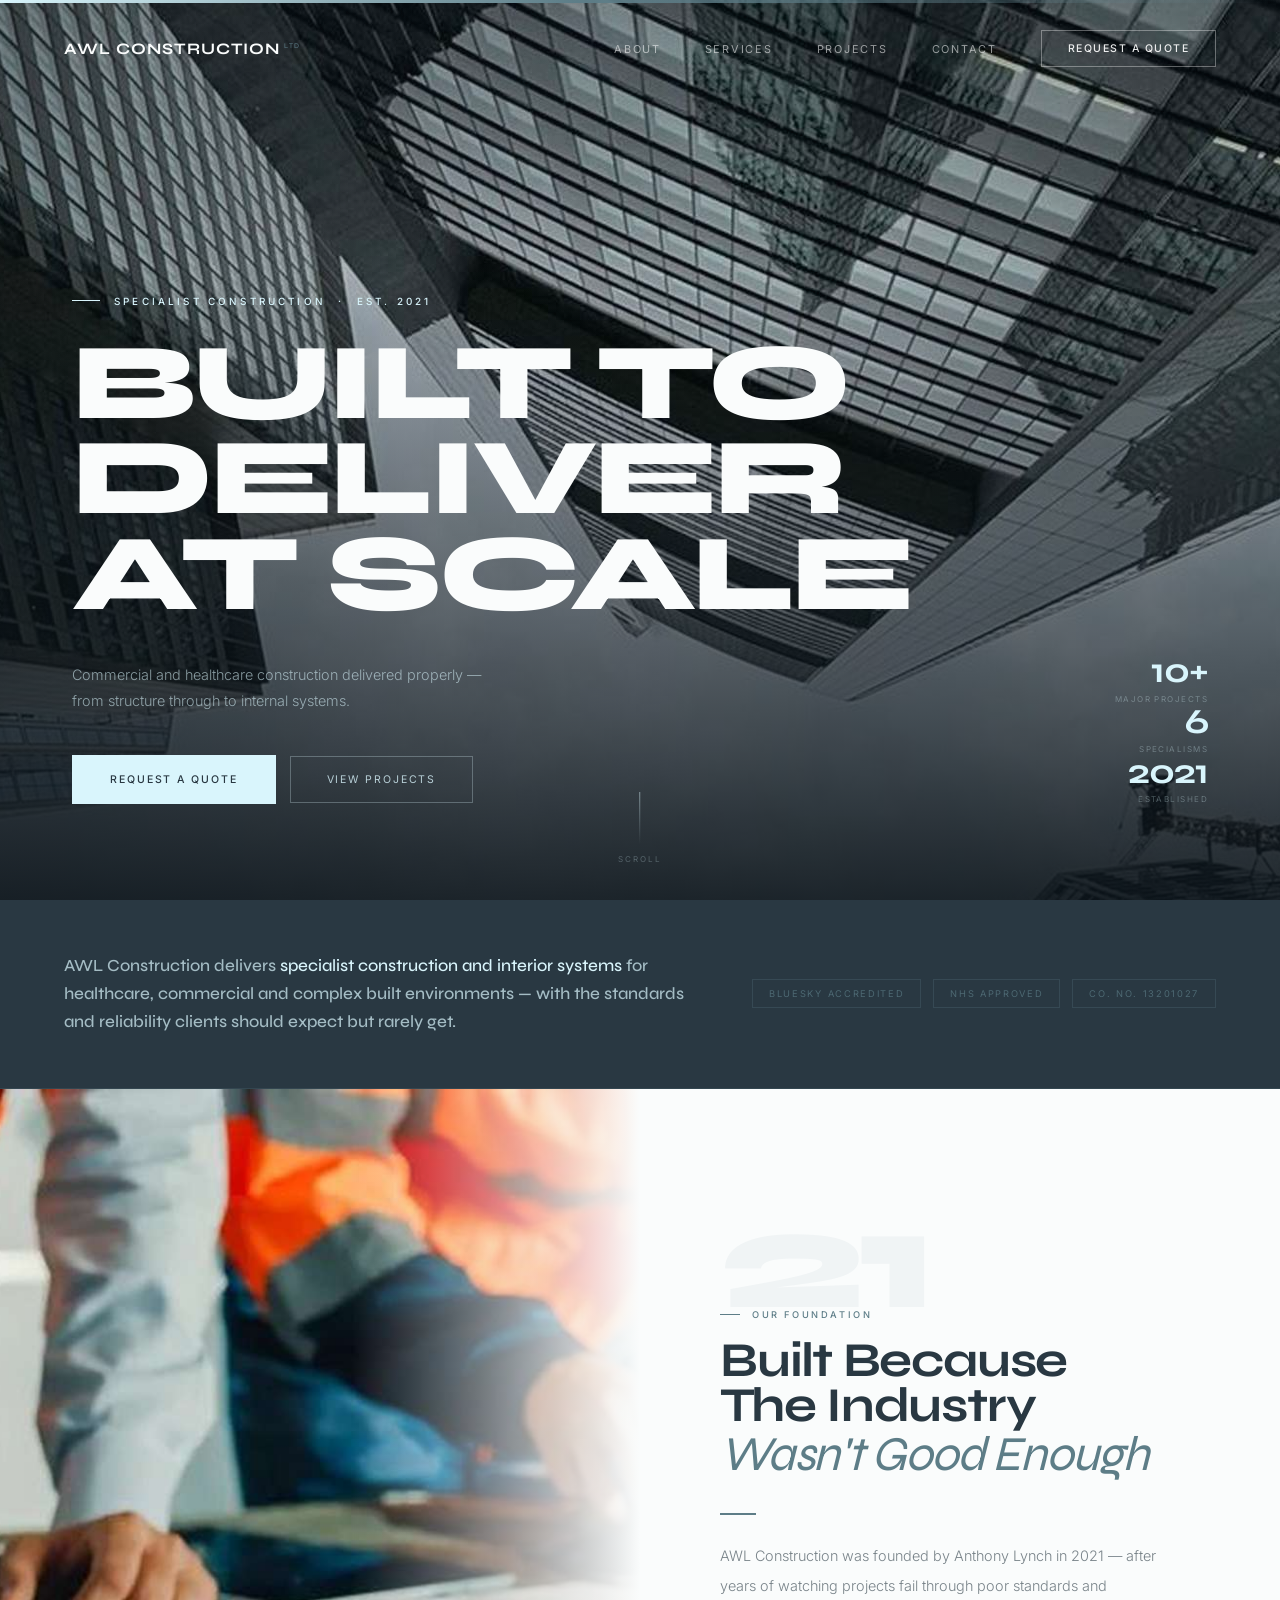
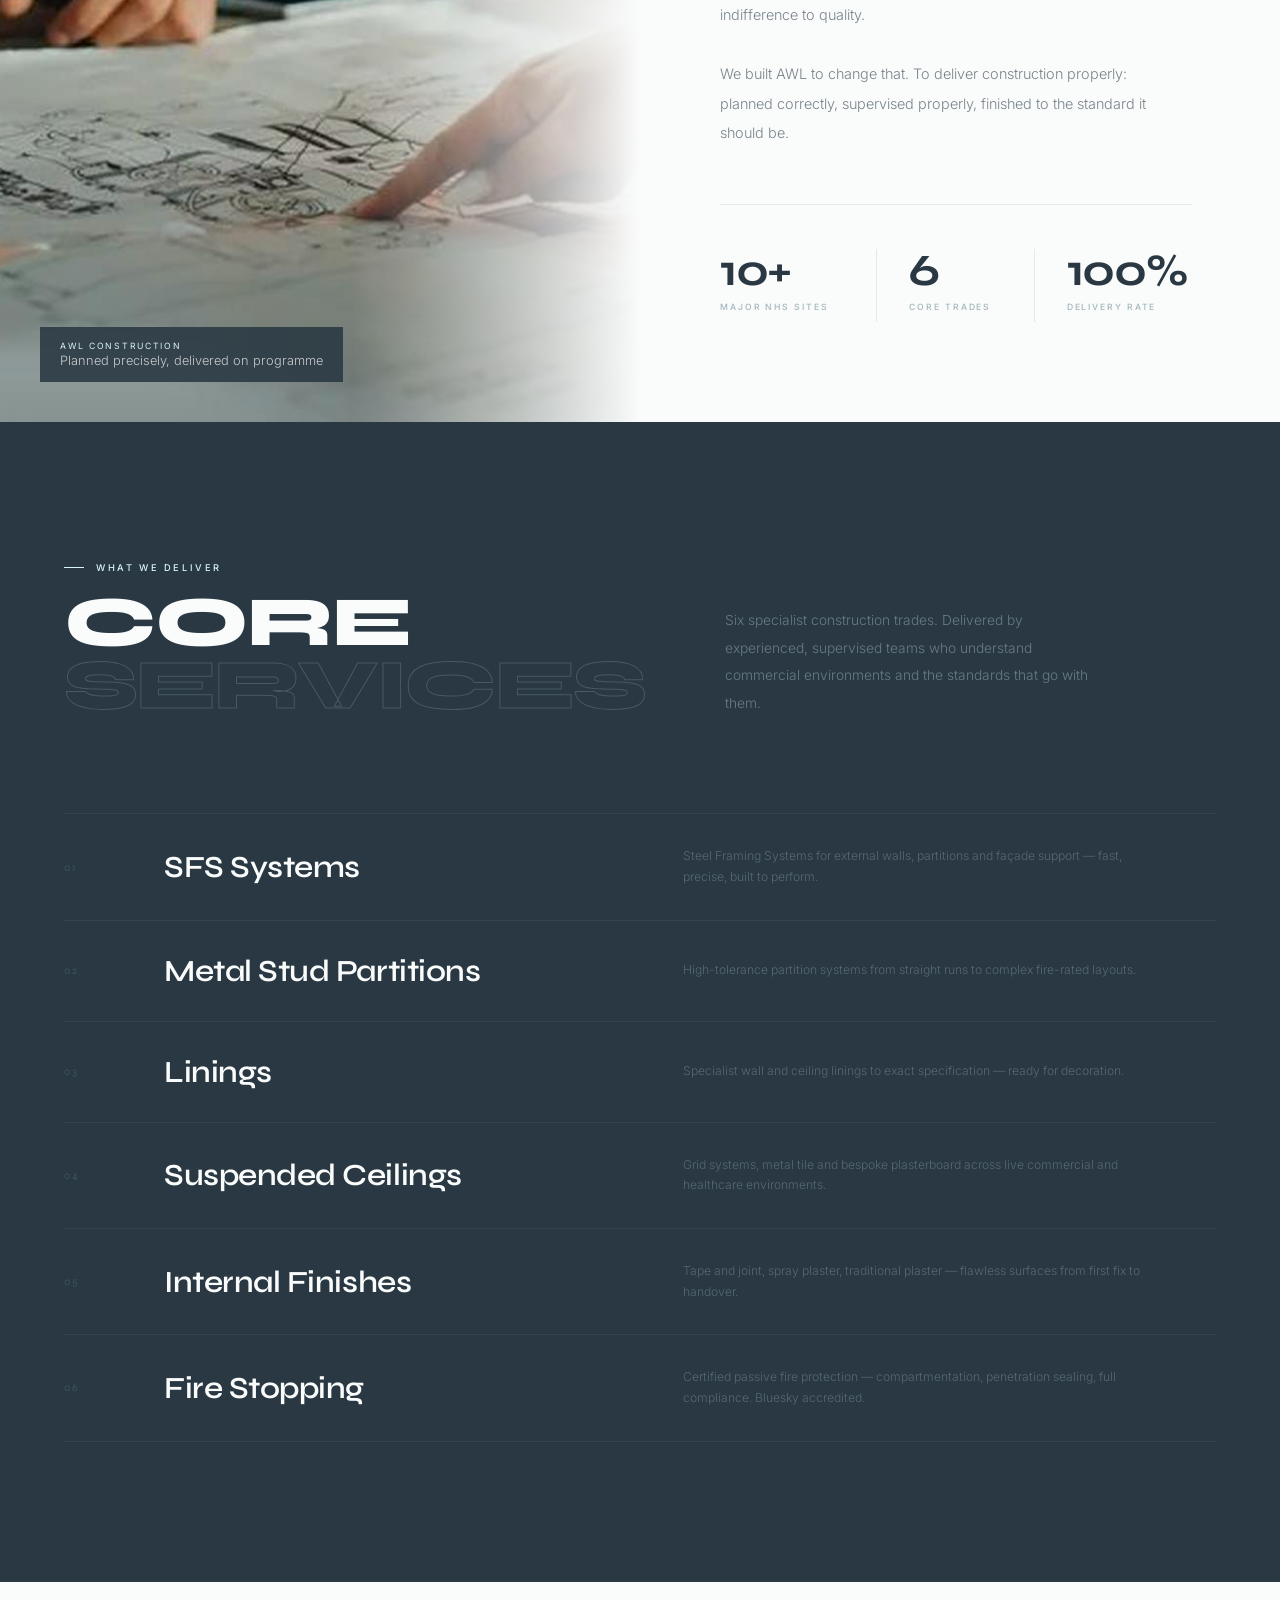
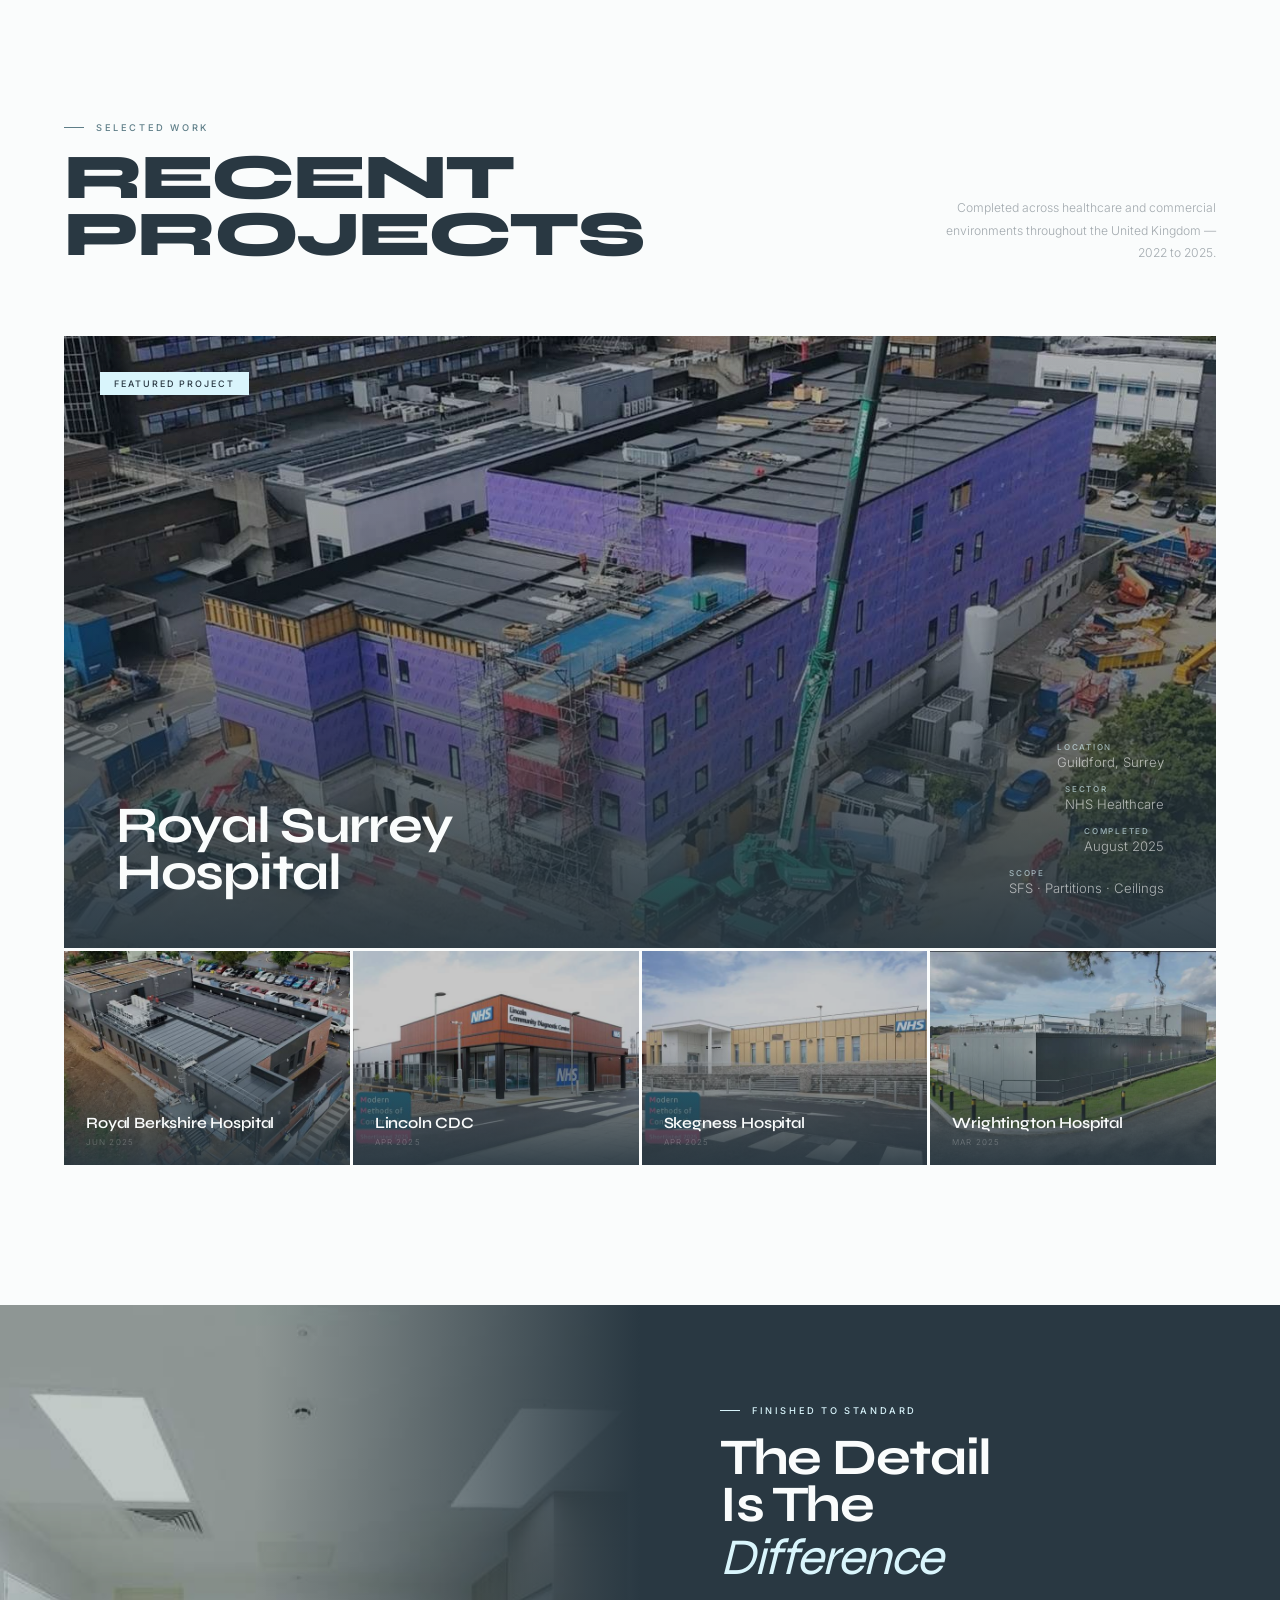
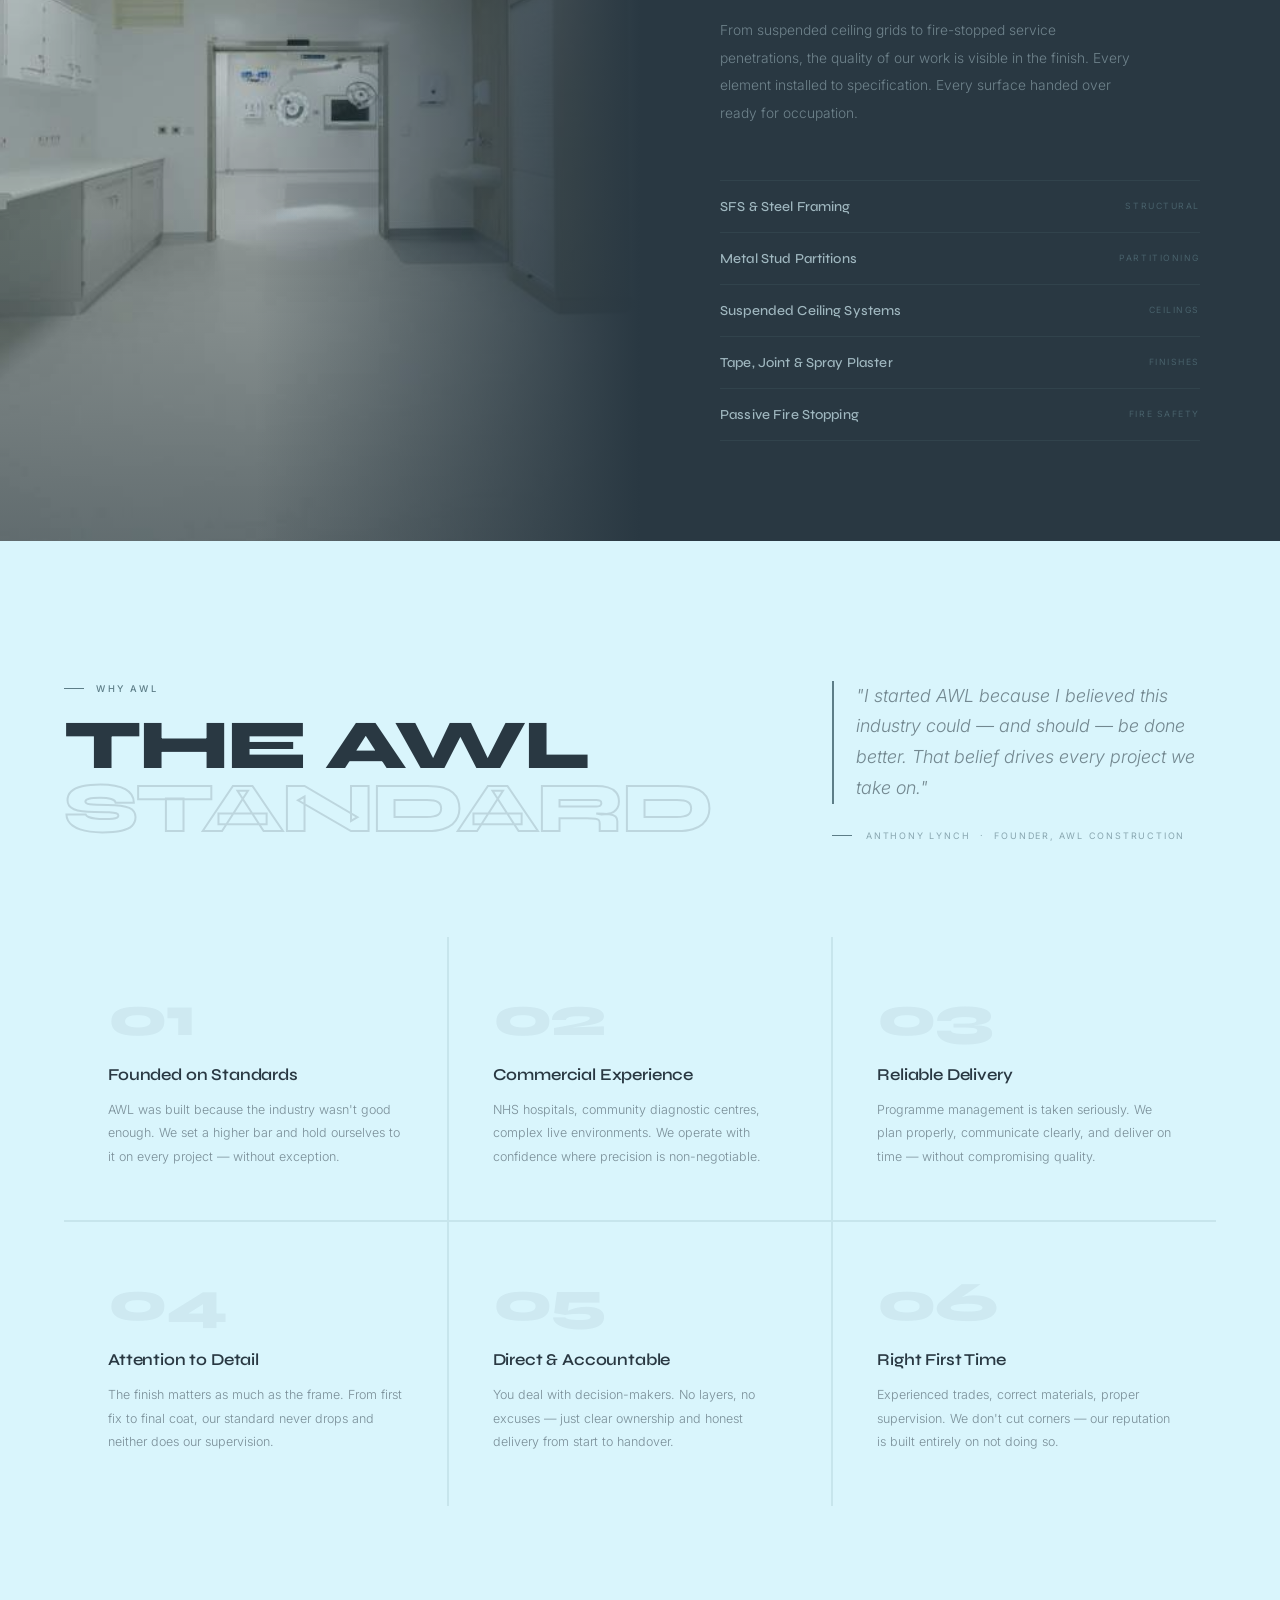
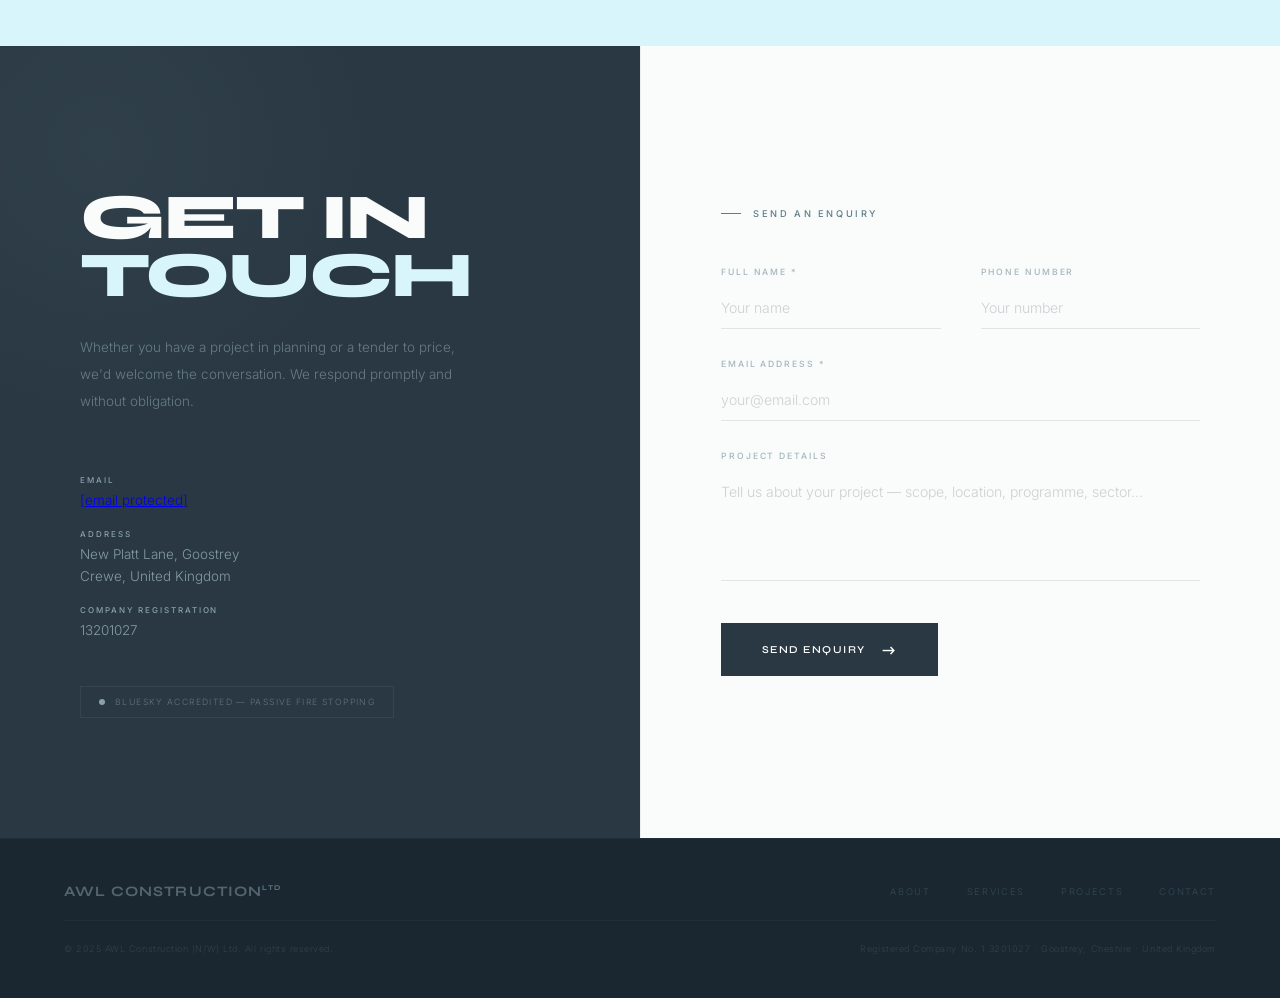
<file: index (3).html>
<!DOCTYPE html>
<html lang="en">
<head>
<meta charset="UTF-8">
<meta name="viewport" content="width=device-width,initial-scale=1">
<title>AWL Construction — Specialist Construction & Interior Systems</title>
<link rel="preconnect" href="https://fonts.googleapis.com">
<link href="https://fonts.googleapis.com/css2?family=Syne:wght@400;500;600;700;800&family=Inter:wght@300;400;500&display=swap" rel="stylesheet">
<link rel="stylesheet" href="styles.css">

</head>
<body>

<nav class="nav" id="nav">
  <a class="nav-logo" onclick="g('hero')">AWL Construction<sup>Ltd</sup></a>
  <button class="nav-burger" id="burger" onclick="toggleMenu()" aria-label="Open menu">
    <span></span><span></span><span></span>
  </button>
  <div class="nav-r" id="nav-r">
    <button class="nav-link" onclick="g('about');closeMenu()">About</button>
    <button class="nav-link" onclick="g('services');closeMenu()">Services</button>
    <button class="nav-link" onclick="g('projects');closeMenu()">Projects</button>
    <button class="nav-link" onclick="g('contact');closeMenu()">Contact</button>
    <button class="nav-cta" onclick="g('contact');closeMenu()">Request a Quote</button>
  </div>
</nav>

<!-- HERO -->
<section class="hero" id="hero">
  <div class="hero-photo"><img src="hero-construction-site.jpg" alt="AWL Construction"></div>
  <div class="hero-grad"></div>
  <div class="hero-top-line"></div>
  <div class="hero-body">
    <div>
      <div class="hero-kicker">Specialist Construction &nbsp;·&nbsp; Est. 2021</div>
      <h1 class="hero-h1">BUILT TO<br>DELIVER<br>AT SCALE</h1>
      <p class="hero-sub">Commercial and healthcare construction delivered properly — from structure through to internal systems.</p>
      <div class="hero-btns">
        <button class="btn-sky" onclick="g('contact')">Request a Quote</button>
        <button class="btn-ghost" onclick="g('projects')">View Projects</button>
      </div>
    </div>
    <div class="hero-stats">
      <div><div class="hs-n">10+</div><div class="hs-l">Major Projects</div></div>
      <div><div class="hs-n">6</div><div class="hs-l">Specialisms</div></div>
      <div><div class="hs-n">2021</div><div class="hs-l">Established</div></div>
    </div>
  </div>
  <div class="hero-scroll"><div class="hero-scroll-bar"></div><div class="hero-scroll-lbl">Scroll</div></div>
</section>

<!-- BAND -->
<div class="band">
  <p class="band-txt">AWL Construction delivers <em>specialist construction and interior systems</em> for healthcare, commercial and complex built environments — with the standards and reliability clients should expect but rarely get.</p>
  <div class="band-tags">
    <span class="btag">Bluesky Accredited</span>
    <span class="btag">NHS Approved</span>
    <span class="btag">Co. No. 13201027</span>
  </div>
</div>

<!-- ABOUT -->
<section class="about" id="about">
  <div class="about-grid">
    <div class="about-img">
      <img src="about-site-planning.jpg" alt="AWL Construction — site planning">
      <div class="about-img-shade"></div>
      <div class="about-img-cap"><span>AWL Construction</span><p>Planned precisely, delivered on programme</p></div>
    </div>
    <div class="about-text">
      <div class="about-yr">21</div>
      <div class="tag R">Our Foundation</div>
      <h2 class="about-h R" style="transition-delay:.1s">Built Because<br>The Industry<br><em>Wasn't Good Enough</em></h2>
      <div class="about-rule R" style="transition-delay:.18s"></div>
      <p class="about-p R" style="transition-delay:.22s">AWL Construction was founded by Anthony Lynch in 2021 — after years of watching projects fail through poor standards and indifference to quality.<br><br>We built AWL to change that. To deliver construction properly: planned correctly, supervised properly, finished to the standard it should be.</p>
      <div class="figs R" style="transition-delay:.32s">
        <div><div class="fn">10+</div><div class="fl">Major NHS Sites</div></div>
        <div><div class="fn">6</div><div class="fl">Core Trades</div></div>
        <div><div class="fn">100%</div><div class="fl">Delivery Rate</div></div>
      </div>
    </div>
  </div>
</section>

<!-- SERVICES -->
<section class="sec services" id="services">
  <div class="inner">
    <div class="svc-head">
      <div class="R"><div class="tag lt">What We Deliver</div><h2 class="svc-h">CORE<br><span>SERVICES</span></h2></div>
      <p class="svc-intro R" style="transition-delay:.12s">Six specialist construction trades. Delivered by experienced, supervised teams who understand commercial environments and the standards that go with them.</p>
    </div>
    <div>
      <div class="svc-row R"><span class="svc-n">01</span><span class="svc-name">SFS Systems</span><span class="svc-desc">Steel Framing Systems for external walls, partitions and façade support — fast, precise, built to perform.</span><span class="svc-arr">→</span></div>
      <div class="svc-row R" style="transition-delay:.05s"><span class="svc-n">02</span><span class="svc-name">Metal Stud Partitions</span><span class="svc-desc">High-tolerance partition systems from straight runs to complex fire-rated layouts.</span><span class="svc-arr">→</span></div>
      <div class="svc-row R" style="transition-delay:.1s"><span class="svc-n">03</span><span class="svc-name">Linings</span><span class="svc-desc">Specialist wall and ceiling linings to exact specification — ready for decoration.</span><span class="svc-arr">→</span></div>
      <div class="svc-row R" style="transition-delay:.15s"><span class="svc-n">04</span><span class="svc-name">Suspended Ceilings</span><span class="svc-desc">Grid systems, metal tile and bespoke plasterboard across live commercial and healthcare environments.</span><span class="svc-arr">→</span></div>
      <div class="svc-row R" style="transition-delay:.2s"><span class="svc-n">05</span><span class="svc-name">Internal Finishes</span><span class="svc-desc">Tape and joint, spray plaster, traditional plaster — flawless surfaces from first fix to handover.</span><span class="svc-arr">→</span></div>
      <div class="svc-row R" style="transition-delay:.25s"><span class="svc-n">06</span><span class="svc-name">Fire Stopping</span><span class="svc-desc">Certified passive fire protection — compartmentation, penetration sealing, full compliance. Bluesky accredited.</span><span class="svc-arr">→</span></div>
    </div>
  </div>
</section>

<!-- PROJECTS -->
<section class="projects" id="projects">
  <div class="proj-head R">
    <div><div class="tag" style="margin-bottom:16px">Selected Work</div><h2 class="proj-head-h">RECENT<br>PROJECTS</h2></div>
    <p class="proj-head-sub">Completed across healthcare and commercial environments throughout the United Kingdom — 2022 to 2025.</p>
  </div>
  <div class="proj-feat R" style="transition-delay:.1s">
    <img src="project-royal-surrey-hospital.jpg" alt="Royal Surrey Hospital">
    <div class="proj-feat-grad"></div>
    <div class="proj-feat-label">Featured Project</div>
    <div class="proj-feat-body">
      <div class="proj-feat-name">Royal Surrey<br>Hospital</div>
      <div class="proj-feat-meta">
        <div><div class="pmi-l">Location</div><div class="pmi-v">Guildford, Surrey</div></div>
        <div><div class="pmi-l">Sector</div><div class="pmi-v">NHS Healthcare</div></div>
        <div><div class="pmi-l">Completed</div><div class="pmi-v">August 2025</div></div>
        <div><div class="pmi-l">Scope</div><div class="pmi-v">SFS · Partitions · Ceilings</div></div>
      </div>
    </div>
  </div>
  <div class="proj-grid R" style="transition-delay:.2s">
    <div class="pgc"><div class="pgc-top"></div><img src="project-royal-berkshire-hospital.jpg" alt="Royal Berkshire Hospital"><div class="pgc-shade"></div><div class="pgc-info"><span class="pgc-tag">Healthcare · Reading</span><div class="pgc-name">Royal Berkshire Hospital</div><div class="pgc-yr">Jun 2025</div></div></div>
    <div class="pgc"><div class="pgc-top"></div><img src="project-lincoln-cdc.jpg" alt="Lincoln CDC"><div class="pgc-shade"></div><div class="pgc-info"><span class="pgc-tag">Community Diagnostic · Lincoln</span><div class="pgc-name">Lincoln CDC</div><div class="pgc-yr">Apr 2025</div></div></div>
    <div class="pgc"><div class="pgc-top"></div><img src="project-skegness-hospital.jpg" alt="Skegness Hospital"><div class="pgc-shade"></div><div class="pgc-info"><span class="pgc-tag">Healthcare · Lincolnshire</span><div class="pgc-name">Skegness Hospital</div><div class="pgc-yr">Apr 2025</div></div></div>
    <div class="pgc"><div class="pgc-top"></div><img src="project-wrightington-hospital.jpg" alt="Wrightington Hospital"><div class="pgc-shade"></div><div class="pgc-info"><span class="pgc-tag">Healthcare · Lancashire</span><div class="pgc-name">Wrightington Hospital</div><div class="pgc-yr">Mar 2025</div></div></div>
  </div>
</section>

<!-- SHOWCASE -->
<section class="showcase">
  <div class="showcase-img">
    <img src="showcase-completed-interior.jpg" alt="AWL Construction — completed interior">
    <div class="showcase-img-blend"></div>
  </div>
  <div class="showcase-body">
    <div class="tag lt R">Finished to Standard</div>
    <h2 class="showcase-h R" style="transition-delay:.1s">The Detail<br>Is The<br><em>Difference</em></h2>
    <p class="showcase-p R" style="transition-delay:.2s">From suspended ceiling grids to fire-stopped service penetrations, the quality of our work is visible in the finish. Every element installed to specification. Every surface handed over ready for occupation.</p>
    <div class="R" style="transition-delay:.28s">
      <div class="spec-row"><span class="spec-name">SFS & Steel Framing</span><span class="spec-lbl">Structural</span></div>
      <div class="spec-row"><span class="spec-name">Metal Stud Partitions</span><span class="spec-lbl">Partitioning</span></div>
      <div class="spec-row"><span class="spec-name">Suspended Ceiling Systems</span><span class="spec-lbl">Ceilings</span></div>
      <div class="spec-row"><span class="spec-name">Tape, Joint & Spray Plaster</span><span class="spec-lbl">Finishes</span></div>
      <div class="spec-row"><span class="spec-name">Passive Fire Stopping</span><span class="spec-lbl">Fire Safety</span></div>
    </div>
  </div>
</section>

<!-- WHY -->
<section class="why" id="why">
  <div class="inner">
    <div class="why-top">
      <div class="R"><div class="tag" style="margin-bottom:20px">Why AWL</div><h2 class="why-h">THE AWL<br><span>STANDARD</span></h2></div>
      <div class="R" style="transition-delay:.15s">
        <p class="why-quote">"I started AWL because I believed this industry could — and should — be done better. That belief drives every project we take on."</p>
        <span class="why-cite">Anthony Lynch &nbsp;·&nbsp; Founder, AWL Construction</span>
      </div>
    </div>
    <div class="why-grid R" style="transition-delay:.12s">
      <div class="wc"><div class="wc-n">01</div><h3>Founded on Standards</h3><p>AWL was built because the industry wasn't good enough. We set a higher bar and hold ourselves to it on every project — without exception.</p></div>
      <div class="wc"><div class="wc-n">02</div><h3>Commercial Experience</h3><p>NHS hospitals, community diagnostic centres, complex live environments. We operate with confidence where precision is non-negotiable.</p></div>
      <div class="wc"><div class="wc-n">03</div><h3>Reliable Delivery</h3><p>Programme management is taken seriously. We plan properly, communicate clearly, and deliver on time — without compromising quality.</p></div>
      <div class="wc"><div class="wc-n">04</div><h3>Attention to Detail</h3><p>The finish matters as much as the frame. From first fix to final coat, our standard never drops and neither does our supervision.</p></div>
      <div class="wc"><div class="wc-n">05</div><h3>Direct & Accountable</h3><p>You deal with decision-makers. No layers, no excuses — just clear ownership and honest delivery from start to handover.</p></div>
      <div class="wc"><div class="wc-n">06</div><h3>Right First Time</h3><p>Experienced trades, correct materials, proper supervision. We don't cut corners — our reputation is built entirely on not doing so.</p></div>
    </div>
  </div>
</section>

<!-- CONTACT -->
<section class="contact" id="contact">
  <div class="contact-l">
    <h2 class="contact-h R">GET IN<br><span class="a">TOUCH</span></h2>
    <p class="contact-p R" style="transition-delay:.1s">Whether you have a project in planning or a tender to price, we'd welcome the conversation. We respond promptly and without obligation.</p>
    <div class="R" style="transition-delay:.2s">
      <div class="ci-b"><div class="ci-l">Email</div><div class="ci-v"><a href="/cdn-cgi/l/email-protection" class="__cf_email__" data-cfemail="abc2c5cdc4ebcadcc7c8c4c5d8dfd9dec8dfc2c4c585c8c485dec0">[email&#160;protected]</a></div></div>
      <div class="ci-b"><div class="ci-l">Address</div><div class="ci-v">New Platt Lane, Goostrey<br>Crewe, United Kingdom</div></div>
      <div class="ci-b"><div class="ci-l">Company Registration</div><div class="ci-v">13201027</div></div>
      <div class="c-badge"><div class="cb-dot"></div><span class="cb-t">Bluesky Accredited — Passive Fire Stopping</span></div>
    </div>
  </div>
  <div class="contact-r">
    <div id="form-area">
      <div class="tag R" style="margin-bottom:48px">Send an Enquiry</div>
      <div class="f2">
        <div><label class="fl">Full Name *</label><input class="fi" type="text" id="fn" placeholder="Your name"></div>
        <div><label class="fl">Phone Number</label><input class="fi" type="tel" placeholder="Your number"></div>
      </div>
      <label class="fl">Email Address *</label>
      <input class="fi" type="email" id="fe" placeholder="your@email.com">
      <label class="fl">Project Details</label>
      <textarea class="fi" rows="5" placeholder="Tell us about your project — scope, location, programme, sector..."></textarea>
      <button class="f-sub" onclick="sub()">Send Enquiry <span class="f-arr">→</span></button>
    </div>
    <div class="f-ok" id="fok">
      <p><strong>Thank you for reaching out.</strong><br><br>We've received your enquiry and will be in touch shortly to discuss your project.</p>
    </div>
  </div>
</section>

<footer>
  <div class="foot-logo">AWL Construction<sup>Ltd</sup></div>
  <nav class="foot-nav">
    <button onclick="g('about')">About</button>
    <button onclick="g('services')">Services</button>
    <button onclick="g('projects')">Projects</button>
    <button onclick="g('contact')">Contact</button>
  </nav>
  <div class="foot-btm">
    <p class="foot-cp">© 2025 AWL Construction (N/W) Ltd. All rights reserved.</p>
    <p class="foot-rg">Registered Company No. 1
3201027 · Goostrey, Cheshire · United Kingdom</p>
  </div>
</footer>

<script src="main.js" defer></script>
</body>
</html>
</file>
<file: styles.css>
*,*::before,*::after{box-sizing:border-box;margin:0;padding:0}
:root{
  --sky:#D9F5FC;--white:#FAFCFC;--steel:#5D7D87;
  --navy:#293842;--forest:#324D46;
  --line:rgba(93,125,135,.15);--ink:#1a2730;
}
html{scroll-behavior:smooth;overflow-x:hidden}
body{background:var(--white);color:var(--navy);font-family:'Inter',sans-serif;font-weight:300;-webkit-font-smoothing:antialiased;overflow-x:hidden}
::-webkit-scrollbar{width:3px}::-webkit-scrollbar-track{background:var(--white)}::-webkit-scrollbar-thumb{background:var(--steel)}

/* NAV */
.nav{position:fixed;top:0;left:0;right:0;z-index:900;display:flex;align-items:center;justify-content:space-between;padding:30px 64px;transition:padding .5s,background .5s,border-color .5s;border-bottom:1px solid transparent}
.nav.on{background:rgba(250,252,252,.96);backdrop-filter:blur(20px);padding:16px 64px;border-bottom-color:var(--line);box-shadow:0 1px 24px rgba(41,56,66,.06)}
.nav-logo{font-family:'Syne',sans-serif;font-size:1rem;font-weight:700;letter-spacing:.06em;text-transform:uppercase;color:var(--white);text-decoration:none;transition:color .4s}
.nav.on .nav-logo{color:var(--navy)}
.nav-logo sup{font-size:.45em;font-weight:400;vertical-align:super;color:var(--steel);margin-left:4px}
.nav-r{display:flex;align-items:center;gap:44px}
.nav-link{font-family:'Inter',sans-serif;font-size:.68rem;font-weight:400;letter-spacing:.16em;text-transform:uppercase;color:rgba(255,255,255,.55);background:none;border:none;cursor:pointer;padding:0;transition:color .25s}
.nav.on .nav-link{color:rgba(41,56,66,.5)}
.nav-link:hover{color:#fff}.nav.on .nav-link:hover{color:var(--navy)}
.nav-cta{font-family:'Inter',sans-serif;font-size:.66rem;font-weight:500;letter-spacing:.14em;text-transform:uppercase;cursor:pointer;padding:11px 26px;border:1px solid rgba(255,255,255,.35);background:none;color:rgba(255,255,255,.9);transition:all .3s}
.nav.on .nav-cta{border-color:var(--navy);color:var(--navy)}
.nav-cta:hover{background:var(--white);color:var(--navy);border-color:var(--white)}
.nav.on .nav-cta:hover{background:var(--navy);color:var(--white)}

/* HERO */
.hero{position:relative;height:100vh;min-height:700px;overflow:hidden;display:flex;align-items:flex-end;background:var(--navy)}
.hero-photo{position:absolute;inset:0}
.hero-photo img{position:absolute;inset:0;width:100%;height:100%;object-fit:cover;object-position:center center}
.hero-grad{position:absolute;inset:0;background:linear-gradient(to top,rgba(12,20,26,.92) 0%,rgba(12,20,26,.55) 38%,rgba(12,20,26,.2) 70%,rgba(12,20,26,.35) 100%),linear-gradient(to right,rgba(12,20,26,.25) 0%,transparent 55%)}
.hero-top-line{position:absolute;top:0;left:0;right:0;height:3px;z-index:2;background:linear-gradient(to right,var(--sky) 0%,var(--steel) 45%,transparent 100%)}
.hero-body{position:relative;z-index:3;width:100%;padding:0 72px 96px;display:grid;grid-template-columns:1fr auto;align-items:flex-end;gap:80px}
.hero-kicker{font-family:'Inter',sans-serif;font-size:.62rem;font-weight:500;letter-spacing:.32em;text-transform:uppercase;color:var(--sky);display:flex;align-items:center;gap:14px;margin-bottom:28px}
.hero-kicker::before{content:'';width:28px;height:1px;background:var(--sky);display:block}
.hero-h1{font-family:'Syne',sans-serif;font-weight:800;font-size:clamp(3.8rem,8.5vw,9.5rem);line-height:.88;letter-spacing:-.035em;color:var(--white);margin-bottom:40px}
.hero-sub{font-family:'Inter',sans-serif;font-size:.9rem;font-weight:300;line-height:1.85;color:rgba(217,245,252,.58);max-width:420px;margin-bottom:40px}
.hero-btns{display:flex;gap:14px;align-items:center}
.btn-sky{font-family:'Inter',sans-serif;font-size:.66rem;font-weight:500;letter-spacing:.18em;text-transform:uppercase;cursor:pointer;padding:16px 36px;background:var(--sky);border:2px solid var(--sky);color:var(--navy);transition:all .3s}
.btn-sky:hover{background:transparent;color:var(--sky)}
.btn-ghost{font-family:'Inter',sans-serif;font-size:.66rem;font-weight:400;letter-spacing:.18em;text-transform:uppercase;cursor:pointer;padding:16px 36px;background:none;border:1px solid rgba(217,245,252,.28);color:rgba(217,245,252,.8);transition:all .3s}
.btn-ghost:hover{border-color:rgba(217,245,252,.7);color:var(--sky)}
.hero-stats{
  display:flex;flex-direction:column;gap:0;
  width:180px;flex-shrink:0;
}
.hs-item{
  padding:18px 0;
  border-bottom:1px solid rgba(217,245,252,.08);
  display:flex;flex-direction:column;align-items:flex-end;
}
.hs-item:first-child{padding-top:0}
.hs-item:last-child{padding-bottom:0;border-bottom:none}
.hs-n{
  font-family:'Syne',sans-serif;font-weight:700;font-size:2.2rem;
  letter-spacing:-.03em;color:var(--sky);line-height:1;
  display:block;width:100%;text-align:right;
}
.hs-l{
  font-family:'Inter',sans-serif;font-size:.5rem;font-weight:400;
  letter-spacing:.18em;text-transform:uppercase;
  color:rgba(217,245,252,.32);margin-top:5px;
  display:block;width:100%;text-align:right;
}
.hero-scroll{position:absolute;bottom:36px;left:50%;transform:translateX(-50%);z-index:3;display:flex;flex-direction:column;align-items:center;gap:10px}
.hero-scroll-bar{width:1px;height:52px;background:linear-gradient(to bottom,rgba(217,245,252,.5),transparent);animation:pulse 2.2s ease infinite}
.hero-scroll-lbl{font-family:'Inter',sans-serif;font-size:.5rem;font-weight:400;letter-spacing:.24em;text-transform:uppercase;color:rgba(217,245,252,.28)}
@keyframes pulse{0%,100%{opacity:.4}50%{opacity:.9}}

/* BAND */
.band{background:var(--navy);padding:52px 64px;display:flex;align-items:center;justify-content:space-between;gap:40px;border-bottom:1px solid rgba(93,125,135,.2)}
.band-txt{font-family:'Syne',sans-serif;font-weight:500;font-size:1.06rem;color:rgba(217,245,252,.7);max-width:680px;line-height:1.65}
.band-txt em{font-style:normal;color:var(--sky)}
.band-tags{display:flex;gap:12px;flex-shrink:0;flex-wrap:wrap}
.btag{font-family:'Inter',sans-serif;font-size:.58rem;font-weight:400;letter-spacing:.18em;text-transform:uppercase;color:rgba(93,125,135,.7);padding:8px 16px;border:1px solid rgba(93,125,135,.25);white-space:nowrap}

/* SHARED */
.sec{padding:140px 64px}
.inner{max-width:1360px;margin:0 auto}
.tag{font-family:'Inter',sans-serif;font-size:.58rem;font-weight:500;letter-spacing:.28em;text-transform:uppercase;color:var(--steel);display:flex;align-items:center;gap:12px;margin-bottom:18px}
.tag::before{content:'';width:20px;height:1px;background:var(--steel);display:block}
.tag.lt{color:var(--sky)}.tag.lt::before{background:var(--sky)}
.R{opacity:0;transform:translateY(28px);transition:opacity .85s cubic-bezier(.16,1,.3,1),transform .85s cubic-bezier(.16,1,.3,1)}
.R.on{opacity:1;transform:none}

/* ABOUT */
.about{background:var(--white);padding:0}
.about-grid{display:grid;grid-template-columns:1fr 1fr;min-height:82vh}
.about-img{position:relative;overflow:hidden;background:#b8cdd3}
.about-img img{position:absolute;inset:0;width:100%;height:100%;object-fit:cover;object-position:center 60%;transition:transform .9s cubic-bezier(.16,1,.3,1)}
.about-img:hover img{transform:scale(1.04)}
.about-img-shade{position:absolute;inset:0;background:linear-gradient(to right,transparent 55%,var(--white) 100%),linear-gradient(to top,rgba(41,56,66,.35) 0%,transparent 35%)}
.about-img-cap{position:absolute;bottom:40px;left:40px;background:rgba(41,56,66,.88);backdrop-filter:blur(8px);padding:14px 20px}
.about-img-cap span{font-family:'Inter',sans-serif;font-size:.54rem;font-weight:400;letter-spacing:.2em;text-transform:uppercase;color:var(--sky);display:block;margin-bottom:2px}
.about-img-cap p{font-family:'Inter',sans-serif;font-size:.8rem;font-weight:300;color:rgba(255,255,255,.72)}
.about-text{display:flex;flex-direction:column;justify-content:center;padding:100px 88px 100px 80px;background:var(--white);position:relative}
.about-yr{font-family:'Syne',sans-serif;font-weight:800;font-size:9rem;line-height:1;color:rgba(93,125,135,.06);letter-spacing:-.04em;margin-bottom:-24px;pointer-events:none;user-select:none}
.about-h{font-family:'Syne',sans-serif;font-weight:700;font-size:clamp(2.6rem,3.8vw,4.2rem);line-height:.92;letter-spacing:-.025em;color:var(--navy);margin-bottom:36px}
.about-h em{font-style:italic;font-weight:400;color:var(--steel);display:block;margin-top:5px}
.about-rule{width:36px;height:2px;background:var(--steel);margin-bottom:26px}
.about-p{font-family:'Inter',sans-serif;font-size:.9rem;font-weight:300;line-height:2.05;color:rgba(41,56,66,.62);max-width:440px;margin-bottom:56px}
.figs{
  display:grid;grid-template-columns:repeat(3,1fr);
  gap:0;padding-top:44px;border-top:1px solid var(--line);
}
.figs > div{
  padding-right:32px;border-right:1px solid var(--line);
}
.figs > div:last-child{border-right:none;padding-right:0;padding-left:32px}
.figs > div:nth-child(2){padding-left:32px}
.fn{
  font-family:'Syne',sans-serif;font-weight:700;font-size:2.8rem;
  letter-spacing:-.03em;color:var(--navy);line-height:1;
  margin-bottom:8px;display:block;
}
.fl{
  font-family:'Inter',sans-serif;font-size:.54rem;font-weight:400;
  letter-spacing:.18em;text-transform:uppercase;color:rgba(93,125,135,.6);
  display:block;
}

/* SERVICES */
.services{background:var(--navy)}
.svc-head{display:grid;grid-template-columns:1fr 1fr;gap:80px;align-items:end;margin-bottom:96px}
.svc-h{font-family:'Syne',sans-serif;font-weight:800;font-size:clamp(3.2rem,5.5vw,6rem);line-height:.9;letter-spacing:-.03em;color:var(--white)}
.svc-h span{display:block;-webkit-text-stroke:1px rgba(217,245,252,.18);color:transparent}
.svc-intro{font-family:'Inter',sans-serif;font-size:.86rem;font-weight:300;line-height:2;color:rgba(217,245,252,.36);max-width:380px}
.svc-row{display:grid;grid-template-columns:60px 1fr 1fr auto;align-items:center;gap:40px;padding:32px 0;border-top:1px solid rgba(93,125,135,.18);cursor:pointer;position:relative;overflow:hidden;transition:padding-left .4s cubic-bezier(.16,1,.3,1)}
.svc-row:last-child{border-bottom:1px solid rgba(93,125,135,.18)}
.svc-row::before{content:'';position:absolute;left:0;top:0;bottom:0;width:0;background:rgba(217,245,252,.025);transition:width .45s cubic-bezier(.16,1,.3,1)}
.svc-row:hover{padding-left:18px}.svc-row:hover::before{width:100%}
.svc-n{font-family:'Syne',sans-serif;font-weight:400;font-size:.68rem;letter-spacing:.18em;color:rgba(93,125,135,.4);transition:color .3s}
.svc-row:hover .svc-n{color:var(--sky)}
.svc-name{font-family:'Syne',sans-serif;font-weight:600;font-size:clamp(1.4rem,2.4vw,2.1rem);letter-spacing:-.015em;color:var(--white);transition:color .3s}
.svc-row:hover .svc-name{color:var(--sky)}
.svc-desc{font-family:'Inter',sans-serif;font-size:.76rem;font-weight:300;line-height:1.7;color:rgba(217,245,252,.26);transition:color .3s}
.svc-row:hover .svc-desc{color:rgba(217,245,252,.52)}
.svc-arr{font-size:1rem;color:rgba(93,125,135,.25);opacity:0;transform:translateX(-8px);transition:all .35s cubic-bezier(.16,1,.3,1)}
.svc-row:hover .svc-arr{opacity:1;transform:none;color:var(--sky)}

/* PROJECTS */
.projects{background:var(--white);padding:140px 0}
.proj-head{padding:0 64px;margin-bottom:72px;display:flex;justify-content:space-between;align-items:flex-end}
.proj-head-h{font-family:'Syne',sans-serif;font-weight:800;font-size:clamp(3rem,5vw,5.5rem);line-height:.9;letter-spacing:-.03em;color:var(--navy)}
.proj-head-sub{font-family:'Inter',sans-serif;font-size:.76rem;font-weight:300;color:rgba(41,56,66,.42);max-width:300px;line-height:1.82;text-align:right}
.proj-feat{position:relative;overflow:hidden;margin:0 64px;height:68vh;min-height:520px;max-height:700px;background:#b0c4cc}
.proj-feat img{position:absolute;inset:0;width:100%;height:100%;object-fit:cover;object-position:center 22%;filter:brightness(.85);transition:transform .9s cubic-bezier(.16,1,.3,1),filter .5s}
.proj-feat:hover img{transform:scale(1.03);filter:brightness(.9)}
.proj-feat-grad{position:absolute;inset:0;background:linear-gradient(to top,rgba(41,56,66,.94) 0%,rgba(41,56,66,.28) 50%,transparent 100%)}
.proj-feat-label{position:absolute;top:36px;left:36px;font-family:'Inter',sans-serif;font-size:.56rem;font-weight:500;letter-spacing:.22em;text-transform:uppercase;background:var(--sky);color:var(--navy);padding:6px 14px}
.proj-feat-body{position:absolute;bottom:0;left:0;right:0;padding:52px;display:flex;align-items:flex-end;justify-content:space-between;gap:40px}
.proj-feat-name{font-family:'Syne',sans-serif;font-weight:700;font-size:clamp(2.4rem,4vw,4.4rem);letter-spacing:-.025em;color:var(--white);line-height:.92}
.proj-feat-meta{display:flex;flex-direction:column;align-items:flex-end;gap:14px;flex-shrink:0}
.pmi-l{font-family:'Inter',sans-serif;font-size:.5rem;font-weight:500;letter-spacing:.22em;text-transform:uppercase;color:var(--sky);opacity:.65;margin-bottom:2px}
.pmi-v{font-family:'Inter',sans-serif;font-size:.82rem;font-weight:300;color:rgba(255,255,255,.62);text-align:right}
.proj-grid{display:grid;grid-template-columns:repeat(4,1fr);gap:3px;margin:3px 64px 0}
.pgc{position:relative;overflow:hidden;cursor:pointer;background:#b0c4cc;aspect-ratio:4/3}
.pgc img{position:absolute;inset:0;width:100%;height:100%;object-fit:cover;filter:brightness(.78) saturate(.85);transition:transform .7s cubic-bezier(.16,1,.3,1),filter .45s}
.pgc:hover img{transform:scale(1.07);filter:brightness(.88) saturate(1)}
.pgc:nth-child(1) img{object-position:center 30%}
.pgc:nth-child(2) img{object-position:center 20%}
.pgc:nth-child(3) img{object-position:center 35%}
.pgc:nth-child(4) img{object-position:center 25%}
.pgc-shade{position:absolute;inset:0;background:linear-gradient(to top,rgba(41,56,66,.9) 0%,transparent 55%);transition:background .4s}
.pgc:hover .pgc-shade{background:linear-gradient(to top,rgba(41,56,66,.95) 0%,rgba(41,56,66,.15) 60%,transparent 100%)}
.pgc-top{position:absolute;top:0;left:0;right:0;height:2px;background:var(--sky);transform:scaleX(0);transform-origin:left;transition:transform .5s cubic-bezier(.16,1,.3,1)}
.pgc:hover .pgc-top{transform:scaleX(1)}
.pgc-info{position:absolute;bottom:0;left:0;right:0;padding:22px;transform:translateY(4px);transition:transform .35s ease}
.pgc:hover .pgc-info{transform:none}
.pgc-tag{font-family:'Inter',sans-serif;font-size:.5rem;font-weight:500;letter-spacing:.22em;text-transform:uppercase;color:var(--sky);margin-bottom:6px;display:block;opacity:0;transform:translateY(6px);transition:all .35s .05s}
.pgc:hover .pgc-tag{opacity:1;transform:none}
.pgc-name{font-family:'Syne',sans-serif;font-weight:600;font-size:.98rem;letter-spacing:-.01em;color:var(--white);line-height:1.2}
.pgc-yr{font-family:'Inter',sans-serif;font-size:.5rem;font-weight:300;letter-spacing:.14em;text-transform:uppercase;color:rgba(255,255,255,.28);margin-top:4px}

/* SHOWCASE */
.showcase{background:var(--navy);display:grid;grid-template-columns:1fr 1fr;min-height:68vh}
.showcase-img{position:relative;overflow:hidden;background:var(--forest)}
.showcase-img img{position:absolute;inset:0;width:100%;height:100%;object-fit:cover;object-position:center 40%;opacity:.7;transition:transform .9s ease,opacity .5s}
.showcase-img:hover img{transform:scale(1.04);opacity:.8}
.showcase-img-blend{position:absolute;inset:0;background:linear-gradient(to right,transparent 40%,var(--navy) 100%),linear-gradient(to top,rgba(41,56,66,.4) 0%,transparent 40%)}
.showcase-body{display:flex;flex-direction:column;justify-content:center;padding:100px 80px;background:var(--navy)}
.showcase-h{font-family:'Syne',sans-serif;font-weight:700;font-size:clamp(2.4rem,4vw,4rem);line-height:.92;letter-spacing:-.025em;color:var(--white);margin-bottom:36px}
.showcase-h em{font-style:italic;font-weight:400;color:var(--sky);display:block;margin-top:6px}
.showcase-p{font-family:'Inter',sans-serif;font-size:.86rem;font-weight:300;line-height:2;color:rgba(217,245,252,.4);max-width:420px;margin-bottom:52px}
.spec-row{display:flex;align-items:center;justify-content:space-between;padding:17px 0;border-bottom:1px solid rgba(93,125,135,.15)}
.spec-row:first-child{border-top:1px solid rgba(93,125,135,.15)}
.spec-name{font-family:'Syne',sans-serif;font-weight:500;font-size:.86rem;letter-spacing:.01em;color:rgba(217,245,252,.68)}
.spec-lbl{font-family:'Inter',sans-serif;font-size:.54rem;font-weight:400;letter-spacing:.18em;text-transform:uppercase;color:rgba(93,125,135,.6)}

/* WHY */
.why{background:var(--sky);padding:140px 64px}
.why-top{display:grid;grid-template-columns:1fr 1fr;gap:120px;margin-bottom:96px;align-items:end}
.why-h{font-family:'Syne',sans-serif;font-weight:800;font-size:clamp(3rem,5.5vw,5.8rem);line-height:.9;letter-spacing:-.03em;color:var(--navy)}
.why-h span{display:block;-webkit-text-stroke:2px rgba(41,56,66,.16);color:transparent}
.why-quote{font-family:'Inter',sans-serif;font-style:italic;font-size:1.12rem;font-weight:300;line-height:1.72;color:rgba(41,56,66,.58);border-left:2px solid var(--steel);padding-left:22px;margin-bottom:26px}
.why-cite{font-family:'Inter',sans-serif;font-size:.56rem;font-weight:400;letter-spacing:.2em;text-transform:uppercase;color:rgba(93,125,135,.65);display:flex;align-items:center;gap:14px}
.why-cite::before{content:'';width:20px;height:1px;background:var(--steel);display:block}
.why-grid{display:grid;grid-template-columns:repeat(3,1fr);gap:2px;background:rgba(93,125,135,.14)}
.wc{background:var(--sky);padding:52px 44px;position:relative;overflow:hidden;transition:background .35s}
.wc::after{content:'';position:absolute;top:0;left:0;right:0;height:2px;background:var(--navy);transform:scaleX(0);transform-origin:left;transition:transform .5s cubic-bezier(.16,1,.3,1)}
.wc:hover::after{transform:scaleX(1)}.wc:hover{background:rgba(217,245,252,.45)}
.wc-n{font-family:'Syne',sans-serif;font-weight:800;font-size:3.5rem;letter-spacing:-.04em;color:rgba(41,56,66,.06);line-height:1;margin-bottom:20px}
.wc h3{font-family:'Syne',sans-serif;font-weight:600;font-size:1.04rem;letter-spacing:-.01em;color:var(--navy);margin-bottom:13px;transition:color .3s}
.wc:hover h3{color:var(--forest)}
.wc p{font-family:'Inter',sans-serif;font-size:.78rem;font-weight:300;line-height:1.88;color:rgba(41,56,66,.54)}

/* CONTACT */
.contact{display:grid;grid-template-columns:1fr 1fr;min-height:88vh}
.contact-l{background:var(--navy);padding:120px 80px;display:flex;flex-direction:column;justify-content:flex-end;position:relative;overflow:hidden}
.contact-l::before{content:'';position:absolute;top:-180px;left:-180px;width:560px;height:560px;border-radius:50%;background:radial-gradient(circle,rgba(217,245,252,.04) 0%,transparent 70%);pointer-events:none}
.contact-h{font-family:'Syne',sans-serif;font-weight:800;font-size:clamp(3rem,5vw,5.5rem);line-height:.9;letter-spacing:-.03em;color:var(--white);margin-bottom:30px;position:relative}
.contact-h .a{color:var(--sky)}
.contact-p{font-family:'Inter',sans-serif;font-size:.84rem;font-weight:300;line-height:2;color:rgba(217,245,252,.36);max-width:400px;margin-bottom:60px;position:relative}
.ci-b{margin-bottom:18px}
.ci-l{font-family:'Inter',sans-serif;font-size:.5rem;font-weight:500;letter-spacing:.24em;text-transform:uppercase;color:var(--sky);opacity:.55;margin-bottom:4px}
.ci-v{font-family:'Inter',sans-serif;font-size:.84rem;font-weight:300;color:rgba(217,245,252,.52);line-height:1.65}
.c-badge{display:inline-flex;align-items:center;gap:10px;margin-top:26px;padding:10px 18px;border:1px solid rgba(93,125,135,.2)}
.cb-dot{width:6px;height:6px;border-radius:50%;background:var(--sky);opacity:.55;flex-shrink:0}
.cb-t{font-family:'Inter',sans-serif;font-size:.54rem;font-weight:300;letter-spacing:.16em;text-transform:uppercase;color:rgba(217,245,252,.32)}
.contact-r{background:var(--white);padding:120px 80px;display:flex;flex-direction:column;justify-content:center;border-left:1px solid rgba(93,125,135,.1)}
.fl{font-family:'Inter',sans-serif;font-size:.54rem;font-weight:500;letter-spacing:.22em;text-transform:uppercase;color:rgba(93,125,135,.55);display:block;margin-bottom:10px}
.fi{width:100%;background:none;border:none;border-bottom:1px solid rgba(93,125,135,.18);padding:12px 0;font-family:'Inter',sans-serif;font-size:.88rem;font-weight:300;color:var(--navy);outline:none;resize:none;transition:border-color .3s;margin-bottom:30px}
.fi::placeholder{color:rgba(41,56,66,.22)}.fi:focus{border-bottom-color:var(--steel)}
.f2{display:grid;grid-template-columns:1fr 1fr;gap:40px}
.f-sub{display:inline-flex;align-items:center;gap:16px;font-family:'Syne',sans-serif;font-size:.66rem;font-weight:600;letter-spacing:.14em;text-transform:uppercase;cursor:pointer;padding:16px 40px;background:var(--navy);border:1px solid var(--navy);color:var(--white);transition:all .35s cubic-bezier(.16,1,.3,1);margin-top:8px}
.f-sub:hover{background:var(--forest);border-color:var(--forest)}
.f-arr{font-size:1rem;transition:transform .3s}.f-sub:hover .f-arr{transform:translateX(6px)}
.f-ok{display:none;background:var(--sky);padding:44px}
.f-ok p{font-family:'Inter',sans-serif;font-size:.88rem;font-weight:300;color:var(--navy);line-height:2}
.f-ok strong{font-weight:600}

/* FOOTER */
footer{background:var(--ink);padding:44px 64px;display:flex;align-items:center;justify-content:space-between;flex-wrap:wrap;gap:20px;border-top:1px solid rgba(93,125,135,.1)}
.foot-logo{font-family:'Syne',sans-serif;font-weight:700;font-size:.9rem;letter-spacing:.08em;text-transform:uppercase;color:rgba(217,245,252,.3)}
.foot-logo sup{color:var(--steel);font-size:.5em;vertical-align:super}
.foot-nav{display:flex;gap:36px}
.foot-nav button{font-family:'Inter',sans-serif;font-size:.58rem;font-weight:300;letter-spacing:.18em;text-transform:uppercase;color:rgba(93,125,135,.4);background:none;border:none;cursor:pointer;transition:color .2s;padding:0}
.foot-nav button:hover{color:rgba(217,245,252,.52)}
.foot-btm{width:100%;padding-top:22px;border-top:1px solid rgba(93,125,135,.08);display:flex;justify-content:space-between;flex-wrap:wrap;gap:10px}
.foot-cp,.foot-rg{font-family:'Inter',sans-serif;font-size:.56rem;font-weight:300;letter-spacing:.06em;color:rgba(93,125,135,.32)}

/* ── BURGER ────────────────────────────────────────────────── */
.nav-burger{display:none;flex-direction:column;justify-content:center;gap:5px;padding:6px;background:none;border:none;cursor:pointer;z-index:1000;flex-shrink:0}
.nav-burger span{display:block;width:22px;height:1.5px;background:var(--white);transition:transform .35s ease,opacity .35s ease}
.nav.on .nav-burger span{background:var(--navy)}
.nav-burger.open span:nth-child(1){transform:translateY(6.5px) rotate(45deg)}
.nav-burger.open span:nth-child(2){opacity:0}
.nav-burger.open span:nth-child(3){transform:translateY(-6.5px) rotate(-45deg)}

/* ── MOBILE — scaled down, layout preserved ────────────────── */
@media(max-width:960px){

  /* Nav */
  .nav,.nav.on{padding:14px 20px}
  .nav-burger{display:flex}
  .nav-r{
    position:fixed;top:0;right:0;height:100vh;
    width:72vw;max-width:280px;
    background:rgba(26,39,48,.97);backdrop-filter:blur(20px);
    flex-direction:column;align-items:flex-start;justify-content:center;
    padding:40px 28px;gap:4px;
    border-left:1px solid rgba(93,125,135,.2);
    transform:translateX(100%);transition:transform .4s cubic-bezier(.16,1,.3,1);
    z-index:999;
  }
  .nav-r.open{transform:translateX(0)}
  .nav-link{display:block;font-size:1.2rem;font-family:'Syne',sans-serif;font-weight:700;color:rgba(217,245,252,.6);padding:10px 0;width:100%;text-align:left;letter-spacing:-.01em;text-transform:none;transition:color .2s}
  .nav-link:hover{color:var(--sky)}
  .nav-cta{display:block;margin-top:16px;padding:12px 20px;border:1px solid rgba(217,245,252,.2);color:rgba(217,245,252,.8);font-size:.62rem;letter-spacing:.14em;width:100%;text-align:center}

  /* ── 1. HERO — kicker+heading top, text+buttons+stats bottom ── */
  .hero{min-height:100svh;align-items:stretch;overflow:hidden}
  .hero-photo{position:absolute;inset:0}
  .hero-photo img{position:absolute;inset:0;width:100%;height:100%;object-fit:cover;object-position:center;transform:none!important}
  .hero-body{
    display:flex;flex-direction:column;justify-content:space-between;
    padding:100px 20px 44px;gap:0;
    grid-template-columns:unset;
  }
  .hero-h1{font-size:clamp(2.4rem,9vw,4rem);margin-bottom:12px;line-height:.9}
  .hero-kicker{font-size:.54rem;letter-spacing:.22em;margin-bottom:18px}
  .hero-sub{font-size:.78rem;margin-bottom:20px;max-width:100%}
  .hero-btns{gap:8px;margin-bottom:20px}
  .btn-sky,.btn-ghost{font-size:.6rem;padding:11px 16px}
  /* Stats row above buttons */
  .hero-stats{
    display:flex;flex-direction:row;width:100%;
    justify-content:flex-start;gap:28px;
    margin-bottom:20px;
  }
  .hs-item{flex-direction:row;align-items:center;gap:8px;padding:0;border-bottom:none}
  .hs-n{font-size:1.4rem;text-align:left}
  .hs-l{font-size:.42rem;text-align:left;margin-top:0}
  .hero-scroll{display:none}

  /* Band */
  .band{padding:28px 20px;gap:14px;flex-wrap:wrap}
  .band-txt{font-size:.8rem;max-width:100%}
  .btag{font-size:.5rem;padding:6px 10px}

  /* ── 2. ABOUT — text on top, image on bottom ── */
  .about-grid{
    grid-template-columns:1fr;
    grid-template-rows:auto auto;
    min-height:unset;
  }
  .about-text{
    order:1;padding:44px 20px 32px;
    grid-column:unset;
  }
  .about-img{
    order:2;height:56vw;min-height:200px;
    position:relative;
  }
  .about-img img{position:absolute;object-position:center 30%}
  .about-img-shade{
    background:linear-gradient(to bottom,var(--white) 0%,transparent 25%,transparent 75%,rgba(41,56,66,.3) 100%)
  }
  .about-yr{display:none}
  .about-h{font-size:clamp(1.6rem,5vw,2.4rem);margin-bottom:14px}
  .about-rule{margin-bottom:12px;width:28px}
  .about-p{font-size:.76rem;line-height:1.8;margin-bottom:24px;max-width:100%}
  .fn{font-size:1.5rem}
  .fl{font-size:.44rem}
  .figs{padding-top:20px;gap:0}
  .figs>div{padding-right:12px}
  .figs>div:last-child{padding-left:12px;padding-right:0}
  .figs>div:nth-child(2){padding-left:12px}

  /* ── 3. SERVICES — "six specialist" under CORE SERVICES ── */
  .sec{padding:48px 20px}
  .svc-head{
    grid-template-columns:1fr;  /* stack heading above intro */
    gap:12px;margin-bottom:36px;
  }
  .svc-h{font-size:clamp(2rem,7vw,3rem);line-height:.9}
  .svc-intro{font-size:.72rem;line-height:1.8;max-width:100%}
  .svc-row{grid-template-columns:36px 1fr 1fr auto;gap:8px 10px;padding:14px 0}
  .svc-name{font-size:clamp(.8rem,2.5vw,1.1rem)}
  .svc-desc{font-size:.62rem;line-height:1.5}
  .svc-n{font-size:.56rem}
  .svc-arr{font-size:.8rem}

  /* ── 4. PROJECTS — don't touch ── */
  .projects{padding:48px 0}
  .proj-head{padding:0 20px;margin-bottom:32px;flex-direction:column;align-items:flex-start;gap:8px}
  .proj-head-h{font-size:clamp(1.8rem,6vw,2.8rem);line-height:.9}
  .proj-head-sub{font-size:.64rem;max-width:100%;text-align:left}
  .proj-feat{margin:0 20px;height:40vw;min-height:180px;max-height:300px}
  .proj-feat-name{font-size:clamp(1.1rem,3vw,2rem)}
  .proj-feat-body{padding:16px 20px;gap:12px}
  .proj-feat-label{font-size:.46rem;top:14px;left:14px;padding:4px 9px}
  .proj-feat-meta{gap:10px}
  .pmi-l{font-size:.4rem}
  .pmi-v{font-size:.64rem}
  .proj-grid{margin:3px 20px 0;gap:2px;grid-template-columns:repeat(4,1fr)}
  .pgc{aspect-ratio:unset;height:28vw;min-height:100px}
  .pgc-name{font-size:.7rem}
  .pgc-tag{font-size:.4rem}
  .pgc-yr{font-size:.4rem}

  /* ── 5. SHOWCASE — text top, image bottom ── */
  .showcase{
    grid-template-columns:1fr;
    grid-template-rows:auto auto;
    min-height:unset;
  }
  .showcase-body{
    order:1;padding:44px 20px 32px;
    background:var(--navy);
  }
  .showcase-img{
    order:2;height:56vw;min-height:200px;
    position:relative;overflow:hidden;
  }
  .showcase-img img{position:absolute;object-position:center 35%}
  .showcase-img-blend{
    background:linear-gradient(to bottom,var(--navy) 0%,transparent 20%,transparent 80%,rgba(41,56,66,.5) 100%)
  }
  .showcase-h{font-size:clamp(1.6rem,5vw,2.6rem);margin-bottom:16px}
  .showcase-p{font-size:.74rem;max-width:100%;margin-bottom:24px}
  .spec-row{padding:10px 0}
  .spec-name{font-size:.72rem}
  .spec-lbl{font-size:.44rem}

  /* ── 6. WHY — heading left, quote BELOW heading ── */
  .why{padding:48px 20px}
  .why-top{
    grid-template-columns:1fr;  /* stack: heading then quote */
    gap:20px;margin-bottom:36px;
  }
  .why-h{font-size:clamp(2rem,7vw,3.2rem);line-height:.9}
  .why-quote{font-size:.78rem;padding-left:14px;margin-bottom:14px}
  .why-cite{font-size:.46rem}
  .why-grid{gap:2px;grid-template-columns:repeat(3,1fr)}
  .wc{padding:22px 14px}
  .wc-n{font-size:1.8rem;margin-bottom:10px}
  .wc h3{font-size:.78rem;margin-bottom:6px}
  .wc p{font-size:.62rem;line-height:1.65}

  /* ── 7. CONTACT — navy GET IN TOUCH top, white form bottom ── */
  .contact{
    grid-template-columns:1fr;
    grid-template-rows:auto auto;
    min-height:unset;
  }
  .contact-l{
    order:1;padding:44px 20px 36px;
    justify-content:flex-start;
    border-right:none;
    border-bottom:1px solid rgba(93,125,135,.15);
  }
  .contact-r{
    order:2;padding:36px 20px 44px;
  }
  .contact-h{font-size:clamp(2rem,7vw,3.2rem);line-height:.9;margin-bottom:14px}
  .contact-p{font-size:.74rem;margin-bottom:24px;max-width:100%;line-height:1.75}
  .ci-b{margin-bottom:12px}
  .ci-l{font-size:.42rem}
  .ci-v{font-size:.7rem}
  .c-badge{padding:8px 12px;margin-top:16px}
  .cb-t{font-size:.46rem}
  .fl{font-size:.44rem;margin-bottom:6px}
  .fi{font-size:.74rem;padding:9px 0;margin-bottom:18px}
  .f2{gap:14px}
  .f-sub{font-size:.58rem;padding:13px 20px;margin-top:4px}

  /* Footer */
  footer{padding:22px 20px;gap:12px}
  .foot-logo{font-size:.78rem}
  .foot-nav{gap:16px;flex-wrap:wrap}
  .foot-nav button{font-size:.5rem}
  .foot-cp,.foot-rg{font-size:.48rem}
}
</file>
